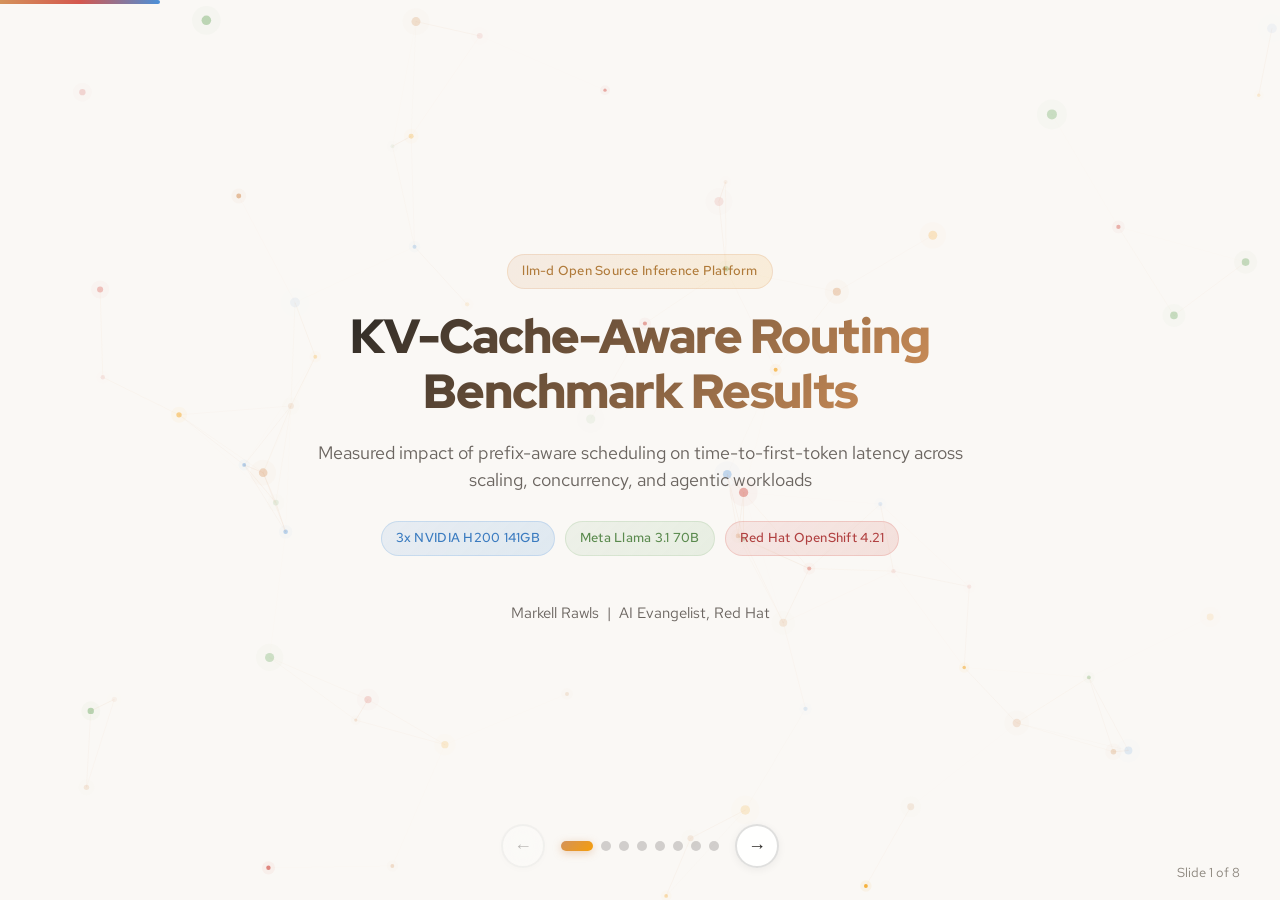
<file: index.html>
<!DOCTYPE html>
<html lang="en">
<head>
  <meta charset="UTF-8">
  <meta name="viewport" content="width=device-width, initial-scale=1.0">
  <title>llm-d Benchmark: KV-Cache-Aware Routing on NVIDIA H200 GPUs</title>
  <meta name="description" content="Interactive benchmark results showing up to 47.5x faster time-to-first-token with llm-d's KV-cache-aware inference routing vs standard Kubernetes round-robin load balancing.">
  <meta name="author" content="Markell Rawls">
  <meta property="og:title" content="llm-d Benchmark: KV-Cache-Aware Routing">
  <meta property="og:description" content="Up to 47.5x faster TTFT with cache-aware inference routing on NVIDIA H200 GPUs.">
  <meta property="og:type" content="website">
  <link rel="icon" href="https://llm-d.ai/img/llm-d-icon.png" type="image/png">
  <link rel="preconnect" href="https://fonts.googleapis.com">
  <link rel="preconnect" href="https://fonts.gstatic.com" crossorigin>
  <link href="https://fonts.googleapis.com/css2?family=Red+Hat+Display:wght@700;900&family=Red+Hat+Text:wght@400;500&display=swap" rel="stylesheet">
  <style>
/* ============================================
   llm-d Benchmark Slide Deck
   Canvas Particle Edition
   ============================================ */

*, *::before, *::after {
  box-sizing: border-box;
  margin: 0;
  padding: 0;
}

html {
  overflow: hidden;
  height: 100%;
}

body {
  overflow: hidden;
  height: 100%;
  font-family: 'Red Hat Text', -apple-system, BlinkMacSystemFont, 'Segoe UI', sans-serif;
  font-size: 16px;
  line-height: 1.6;
  color: #2d2a26;
  background-color: #faf8f5;
  -webkit-font-smoothing: antialiased;
  -moz-osx-font-smoothing: grayscale;
}

h1, h2, h3, h4, h5 {
  font-family: 'Red Hat Display', -apple-system, BlinkMacSystemFont, 'Segoe UI', sans-serif;
}

a {
  color: #4a90d9;
  text-decoration: none;
}
a:hover {
  text-decoration: underline;
}

/* ---- Progress bar ---- */
#progress-bar {
  position: fixed;
  top: 0;
  left: 0;
  height: 4px;
  background: linear-gradient(90deg, #d4925a, #d4574e, #4a90d9);
  z-index: 9999;
  transition: width 0.5s cubic-bezier(0.22, 1, 0.36, 1);
  border-radius: 0 2px 2px 0;
}

/* ---- Slide container ---- */
#deck {
  position: fixed;
  top: 0;
  left: 0;
  width: 100%;
  height: 100vh;
  height: 100dvh;
  display: flex;
  transition: transform 0.7s cubic-bezier(0.22, 1, 0.36, 1);
  will-change: transform;
}

.slide {
  min-width: 100vw;
  height: 100vh;
  height: 100dvh;
  position: relative;
  overflow: hidden;
  display: flex;
  align-items: center;
  justify-content: center;
}

.slide-canvas {
  position: absolute;
  top: 0;
  left: 0;
  width: 100%;
  height: 100%;
  z-index: 0;
  pointer-events: none;
}

.slide-content {
  position: relative;
  z-index: 1;
  width: 100%;
  max-width: 1200px;
  padding: 80px 40px 100px;
  margin: 0 auto;
}

/* ---- Navigation ---- */
.nav-container {
  position: fixed;
  bottom: 32px;
  left: 50%;
  transform: translateX(-50%);
  display: flex;
  align-items: center;
  gap: 16px;
  z-index: 9999;
}

.nav-btn {
  width: 44px;
  height: 44px;
  border-radius: 50%;
  border: 2px solid rgba(45, 42, 38, 0.15);
  background: rgba(255, 255, 255, 0.9);
  backdrop-filter: blur(10px);
  color: #2d2a26;
  cursor: pointer;
  display: flex;
  align-items: center;
  justify-content: center;
  font-size: 18px;
  transition: all 0.3s ease;
  box-shadow: 0 2px 8px rgba(0,0,0,0.06);
}
.nav-btn:hover:not(:disabled) {
  background: #d4925a;
  color: #fff;
  border-color: #d4925a;
  transform: scale(1.1);
}
.nav-btn:disabled {
  opacity: 0.3;
  cursor: default;
}

.nav-dots {
  display: flex;
  gap: 8px;
  align-items: center;
}

.nav-dot {
  width: 10px;
  height: 10px;
  border-radius: 5px;
  background: rgba(45, 42, 38, 0.2);
  cursor: pointer;
  transition: all 0.4s cubic-bezier(0.22, 1, 0.36, 1);
  border: none;
  padding: 0;
}
.nav-dot.active {
  width: 32px;
  background: linear-gradient(135deg, #d4925a, #f59e0b);
  box-shadow: 0 2px 8px rgba(212, 146, 90, 0.4);
}

/* ---- Slide counter ---- */
.slide-counter {
  position: absolute;
  bottom: 16px;
  right: 40px;
  font-family: 'Red Hat Text', sans-serif;
  font-size: 13px;
  color: #8a847b;
  z-index: 2;
}

/* ---- Badges ---- */
.badge {
  display: inline-flex;
  align-items: center;
  gap: 6px;
  padding: 6px 14px;
  border-radius: 20px;
  font-size: 13px;
  font-weight: 500;
  letter-spacing: 0.02em;
}
.badge-amber {
  background: linear-gradient(135deg, rgba(212,146,90,0.12), rgba(245,158,11,0.12));
  color: #b07a3a;
  border: 1px solid rgba(212,146,90,0.2);
}
.badge-blue {
  background: linear-gradient(135deg, rgba(74,144,217,0.1), rgba(74,144,217,0.15));
  color: #3a7bc0;
  border: 1px solid rgba(74,144,217,0.2);
}
.badge-green {
  background: linear-gradient(135deg, rgba(130,180,120,0.1), rgba(130,180,120,0.15));
  color: #5a8a4e;
  border: 1px solid rgba(130,180,120,0.2);
}
.badge-red {
  background: linear-gradient(135deg, rgba(212,87,78,0.1), rgba(212,87,78,0.15));
  color: #b04040;
  border: 1px solid rgba(212,87,78,0.2);
}

/* ---- Cards ---- */
.card {
  background: #ffffff;
  border-radius: 16px;
  padding: 24px;
  box-shadow: 0 1px 3px rgba(0,0,0,0.04), 0 4px 12px rgba(0,0,0,0.03);
  border: 1px solid rgba(45, 42, 38, 0.06);
  transition: transform 0.3s ease, box-shadow 0.3s ease;
}
.card:hover {
  transform: translateY(-2px);
  box-shadow: 0 4px 16px rgba(0,0,0,0.08);
}

.card-grid {
  display: grid;
  gap: 20px;
}
.card-grid-2 { grid-template-columns: repeat(2, 1fr); }
.card-grid-3 { grid-template-columns: repeat(3, 1fr); }
.card-grid-4 { grid-template-columns: repeat(4, 1fr); }

/* ---- Stat cards ---- */
.stat-card {
  text-align: center;
  padding: 20px 16px;
}
.stat-value {
  font-family: 'Red Hat Display', sans-serif;
  font-weight: 900;
  font-size: 2rem;
  line-height: 1.1;
  margin-bottom: 4px;
}
.stat-label {
  font-size: 13px;
  color: #6b6560;
  font-weight: 500;
}

/* ---- Slide-specific ---- */
.slide-title {
  font-family: 'Red Hat Display', sans-serif;
  font-weight: 900;
  line-height: 1.15;
  letter-spacing: -0.02em;
}
.slide-subtitle {
  font-size: 18px;
  color: #6b6560;
  max-width: 700px;
  line-height: 1.5;
}

/* Title slide */
.title-slide .slide-content {
  text-align: center;
  display: flex;
  flex-direction: column;
  align-items: center;
  justify-content: center;
  gap: 20px;
}
.title-slide .slide-title {
  font-size: 3rem;
  background: linear-gradient(135deg, #2d2a26 0%, #d4925a 100%);
  -webkit-background-clip: text;
  -webkit-text-fill-color: transparent;
  background-clip: text;
}
.title-slide .hw-meta {
  display: flex;
  flex-wrap: wrap;
  gap: 10px;
  justify-content: center;
  margin-top: 8px;
}

/* Section titles */
.section-title {
  font-size: 2rem;
  font-weight: 900;
  margin-bottom: 8px;
  letter-spacing: -0.02em;
}
.section-desc {
  font-size: 15px;
  color: #6b6560;
  margin-bottom: 24px;
  max-width: 700px;
}

/* Chart containers */
.chart-container {
  position: relative;
  background: #ffffff;
  border-radius: 16px;
  padding: 16px;
  box-shadow: 0 1px 3px rgba(0,0,0,0.04), 0 4px 12px rgba(0,0,0,0.03);
  border: 1px solid rgba(45, 42, 38, 0.06);
}
.chart-canvas {
  width: 100%;
  border-radius: 8px;
}

/* Insight callout */
.insight-box {
  background: linear-gradient(135deg, rgba(212,146,90,0.06), rgba(245,158,11,0.06));
  border-left: 3px solid #d4925a;
  border-radius: 0 12px 12px 0;
  padding: 16px 20px;
  margin-top: 16px;
}
.insight-box .insight-title {
  font-weight: 700;
  font-size: 14px;
  color: #b07a3a;
  margin-bottom: 4px;
}
.insight-box p {
  font-size: 14px;
  color: #6b6560;
  line-height: 1.5;
}

/* How-it-works cards */
.how-card {
  text-align: center;
}
.how-card .how-icon {
  width: 48px;
  height: 48px;
  border-radius: 12px;
  display: flex;
  align-items: center;
  justify-content: center;
  font-size: 22px;
  margin: 0 auto 12px;
}
.how-card h4 {
  font-size: 15px;
  font-weight: 700;
  margin-bottom: 6px;
}
.how-card p {
  font-size: 13px;
  color: #6b6560;
  line-height: 1.5;
}

/* Latency table */
.latency-table {
  width: 100%;
  border-collapse: collapse;
  font-size: 13px;
}
.latency-table th {
  text-align: left;
  padding: 8px 12px;
  font-weight: 700;
  font-size: 12px;
  text-transform: uppercase;
  letter-spacing: 0.05em;
  color: #8a847b;
  border-bottom: 2px solid rgba(45,42,38,0.08);
}
.latency-table td {
  padding: 8px 12px;
  border-bottom: 1px solid rgba(45,42,38,0.05);
}
.latency-table tr:last-child td {
  border-bottom: none;
}

/* Findings list */
.finding-item {
  display: flex;
  gap: 12px;
  align-items: flex-start;
  padding: 12px 0;
}
.finding-bullet {
  width: 8px;
  height: 8px;
  border-radius: 50%;
  flex-shrink: 0;
  margin-top: 6px;
}
.finding-text {
  font-size: 14px;
  color: #2d2a26;
  line-height: 1.5;
}

/* Links row */
.links-row {
  display: flex;
  gap: 16px;
  flex-wrap: wrap;
  margin-top: 16px;
}
.link-btn {
  display: inline-flex;
  align-items: center;
  gap: 8px;
  padding: 10px 20px;
  border-radius: 10px;
  font-size: 14px;
  font-weight: 500;
  transition: all 0.3s ease;
  border: 1px solid rgba(45,42,38,0.1);
  background: #fff;
  color: #2d2a26;
}
.link-btn:hover {
  text-decoration: none;
  transform: translateY(-2px);
  box-shadow: 0 4px 12px rgba(0,0,0,0.1);
}
.link-btn-primary {
  background: linear-gradient(135deg, #d4925a, #f59e0b);
  color: #fff;
  border: none;
}

/* ---- Animations ---- */
@keyframes fadeSlideUp {
  from { opacity: 0; transform: translateY(30px); }
  to { opacity: 1; transform: translateY(0); }
}
@keyframes scaleIn {
  from { opacity: 0; transform: scale(0.9); }
  to { opacity: 1; transform: scale(1); }
}
@keyframes bgFlow {
  0%, 100% { background-position: 0% 50%; }
  50% { background-position: 100% 50%; }
}
@keyframes counterUp {
  from { opacity: 0; transform: translateY(20px) scale(0.95); }
  to { opacity: 1; transform: translateY(0) scale(1); }
}
@keyframes pulse {
  0%, 100% { opacity: 1; }
  50% { opacity: 0.7; }
}

.animate-in {
  opacity: 0;
}
.animate-in.visible {
  animation: fadeSlideUp 0.7s cubic-bezier(0.22, 1, 0.36, 1) forwards;
}
.animate-in.delay-1 { animation-delay: 0.1s; }
.animate-in.delay-2 { animation-delay: 0.2s; }
.animate-in.delay-3 { animation-delay: 0.3s; }
.animate-in.delay-4 { animation-delay: 0.4s; }
.animate-in.delay-5 { animation-delay: 0.5s; }
.animate-in.delay-6 { animation-delay: 0.6s; }

.scale-in {
  opacity: 0;
}
.scale-in.visible {
  animation: scaleIn 0.6s cubic-bezier(0.22, 1, 0.36, 1) forwards;
}

/* ---- Responsive ---- */
@media (max-width: 900px) {
  .card-grid-4 { grid-template-columns: repeat(2, 1fr); }
  .card-grid-3 { grid-template-columns: 1fr; }
  .title-slide .slide-title { font-size: 2rem; }
  .section-title { font-size: 1.5rem; }
  .slide-content { padding: 80px 20px 90px; }
}
@media (max-width: 600px) {
  .card-grid-2 { grid-template-columns: 1fr; }
  .nav-container { bottom: 16px; }
  .slide-content { padding: 80px 16px 80px; }
}
</style>
</head>
<body>

<!-- Progress bar -->
<div id="progress-bar" style="width: 12.5%"></div>

<!-- Slide Deck -->
<div id="deck">

<!-- ======== SLIDE 1: TITLE ======== -->
<section class="slide title-slide" id="slide-1">
  <canvas class="slide-canvas" id="canvas-1"></canvas>
  <div class="slide-content">
    <div class="animate-in">
      <span class="badge badge-amber">llm-d Open Source Inference Platform</span>
    </div>
    <h1 class="slide-title animate-in delay-1">KV-Cache-Aware Routing<br>Benchmark Results</h1>
    <p class="slide-subtitle animate-in delay-2">Measured impact of prefix-aware scheduling on time-to-first-token latency across scaling, concurrency, and agentic workloads</p>
    <div class="hw-meta animate-in delay-3">
      <span class="badge badge-blue">3x NVIDIA H200 141GB</span>
      <span class="badge badge-green">Meta Llama 3.1 70B</span>
      <span class="badge badge-red">Red Hat OpenShift 4.21</span>
    </div>
    <div class="animate-in delay-4" style="margin-top: 24px;">
      <span style="font-size: 15px; color: #6b6560;">Markell Rawls &nbsp;|&nbsp; AI Evangelist, Red Hat</span>
    </div>
  </div>
  <div class="slide-counter">Slide 1 of 8</div>
</section>

<!-- ======== SLIDE 2: HERO NUMBERS ======== -->
<section class="slide" id="slide-2">
  <canvas class="slide-canvas" id="canvas-2"></canvas>
  <div class="slide-content">
    <div class="animate-in" style="text-align: center; margin-bottom: 32px;">
      <span class="badge badge-amber">Peak Performance</span>
    </div>
    <div class="animate-in delay-1" style="text-align: center; margin-bottom: 40px;">
      <div id="hero-counter" style="font-family: 'Red Hat Display', sans-serif; font-weight: 900; font-size: 6rem; line-height: 1; background: linear-gradient(135deg, #d4925a, #d4574e); -webkit-background-clip: text; -webkit-text-fill-color: transparent; background-clip: text;">47.5x</div>
      <p style="font-size: 18px; color: #6b6560; margin-top: 8px;">Faster Time-to-First-Token at 32K Context Length</p>
    </div>
    <div class="card-grid card-grid-4">
      <div class="card stat-card scale-in delay-2">
        <div class="stat-value" style="color: #d4925a;">75%</div>
        <div class="stat-label">TTFT Reduction<br>(median across scales)</div>
      </div>
      <div class="card stat-card scale-in delay-3">
        <div class="stat-value" style="color: #4a90d9;">73ms</div>
        <div class="stat-label">P95 Latency<br>(cache-aware routing)</div>
      </div>
      <div class="card stat-card scale-in delay-4">
        <div class="stat-value" style="color: #82b478;">3.7s &rarr; 79ms</div>
        <div class="stat-label">Cold-Start Elimination<br>(32K context)</div>
      </div>
      <div class="card stat-card scale-in delay-5">
        <div class="stat-value" style="color: #d4574e;">2.7x -- 47.5x</div>
        <div class="stat-label">Speedup Range<br>(500 to 32K tokens)</div>
      </div>
    </div>
  </div>
  <div class="slide-counter">Slide 2 of 8</div>
</section>

<!-- ======== SLIDE 3: TEST SETUP ======== -->
<section class="slide" id="slide-3">
  <canvas class="slide-canvas" id="canvas-3"></canvas>
  <div class="slide-content">
    <div class="animate-in">
      <span class="badge badge-blue">Methodology</span>
      <h2 class="section-title" style="margin-top: 12px;">Test Environment &amp; Setup</h2>
      <p class="section-desc">Controlled single-variable comparison isolating the effect of KV-cache-aware routing on inference latency.</p>
    </div>
    <div class="card-grid card-grid-4 animate-in delay-1">
      <div class="card" style="text-align: center;">
        <div style="font-size: 28px; margin-bottom: 8px;">&#x1F4BB;</div>
        <h4 style="font-size: 14px; font-weight: 700; margin-bottom: 4px;">Hardware</h4>
        <p style="font-size: 13px; color: #6b6560;">3x NVIDIA H200 141GB SXM GPUs, tensor-parallel across nodes</p>
      </div>
      <div class="card" style="text-align: center;">
        <div style="font-size: 28px; margin-bottom: 8px;">&#x2601;</div>
        <h4 style="font-size: 14px; font-weight: 700; margin-bottom: 4px;">Platform</h4>
        <p style="font-size: 13px; color: #6b6560;">Red Hat OpenShift 4.21 with llm-d operator orchestration</p>
      </div>
      <div class="card" style="text-align: center;">
        <div style="font-size: 28px; margin-bottom: 8px;">&#x2699;</div>
        <h4 style="font-size: 14px; font-weight: 700; margin-bottom: 4px;">Engine</h4>
        <p style="font-size: 13px; color: #6b6560;">vLLM v0.8.5 with prefix caching enabled, 95% GPU memory</p>
      </div>
      <div class="card" style="text-align: center;">
        <div style="font-size: 28px; margin-bottom: 8px;">&#x1F4CA;</div>
        <h4 style="font-size: 14px; font-weight: 700; margin-bottom: 4px;">Measurement</h4>
        <p style="font-size: 13px; color: #6b6560;">TTFT via OpenAI-compatible streaming API, first-token timestamp delta</p>
      </div>
    </div>
    <div style="margin-top: 24px;">
      <h3 class="animate-in delay-2" style="font-size: 16px; font-weight: 700; margin-bottom: 12px; color: #8a847b; text-transform: uppercase; letter-spacing: 0.05em;">Test Methods</h3>
      <div class="card-grid card-grid-3 animate-in delay-3">
        <div class="card">
          <h4 style="font-size: 14px; font-weight: 700; color: #d4574e; margin-bottom: 6px;">Round-Robin Baseline</h4>
          <p style="font-size: 13px; color: #6b6560;">Standard Kubernetes service load balancing -- requests distributed without cache awareness</p>
        </div>
        <div class="card">
          <h4 style="font-size: 14px; font-weight: 700; color: #82b478; margin-bottom: 6px;">Cache-Aware Routing</h4>
          <p style="font-size: 13px; color: #6b6560;">llm-d EPP routes requests to GPU nodes where matching KV-cache prefix blocks already reside</p>
        </div>
        <div class="card">
          <h4 style="font-size: 14px; font-weight: 700; color: #4a90d9; margin-bottom: 6px;">Controlled Variable</h4>
          <p style="font-size: 13px; color: #6b6560;">Only the routing strategy changes -- identical model, hardware, vLLM config, and prompt content</p>
        </div>
      </div>
    </div>
  </div>
  <div class="slide-counter">Slide 3 of 8</div>
</section>

<!-- ======== SLIDE 4: CONTEXT SCALING ======== -->
<section class="slide" id="slide-4">
  <canvas class="slide-canvas" id="canvas-4"></canvas>
  <div class="slide-content">
    <div class="animate-in">
      <span class="badge badge-amber">Context Length Scaling</span>
      <h2 class="section-title" style="margin-top: 12px;">TTFT vs. Context Length</h2>
      <p class="section-desc">Cold-start (round-robin) latency grows linearly with context, while cache-aware routing stays nearly flat.</p>
    </div>
    <div style="display: grid; grid-template-columns: 1fr 300px; gap: 24px; align-items: start;" class="animate-in delay-1">
      <div class="chart-container">
        <canvas id="chart-scaling" class="chart-canvas" height="360"></canvas>
      </div>
      <div>
        <div class="insight-box">
          <div class="insight-title">Key Insight</div>
          <p>At 32K tokens, round-robin takes 3,742ms while cache-aware completes in just 79ms -- a 47.5x improvement. The gap widens as context grows.</p>
        </div>
        <div class="insight-box" style="margin-top: 12px; border-left-color: #4a90d9; background: linear-gradient(135deg, rgba(74,144,217,0.06), rgba(74,144,217,0.06));">
          <div class="insight-title" style="color: #3a7bc0;">Why It Matters</div>
          <p>Long-context workloads (RAG, document QA, code analysis) benefit most from cache-aware routing because their large prefill is the dominant latency cost.</p>
        </div>
      </div>
    </div>
  </div>
  <div class="slide-counter">Slide 4 of 8</div>
</section>

<!-- ======== SLIDE 5: SPEEDUP FACTOR ======== -->
<section class="slide" id="slide-5">
  <canvas class="slide-canvas" id="canvas-5"></canvas>
  <div class="slide-content">
    <div class="animate-in">
      <span class="badge badge-green">Speedup Factor</span>
      <h2 class="section-title" style="margin-top: 12px;">Cache-Aware Speedup by Context Length</h2>
      <p class="section-desc">Ratio of round-robin TTFT to cache-aware TTFT. Higher bars indicate greater advantage from prefix caching.</p>
    </div>
    <div class="chart-container animate-in delay-1" style="margin-bottom: 20px;">
      <canvas id="chart-speedup" class="chart-canvas" height="340"></canvas>
    </div>
    <div class="card-grid card-grid-3 animate-in delay-2">
      <div class="card stat-card">
        <div class="stat-value" style="color: #82b478;">2.69x</div>
        <div class="stat-label">Minimum Speedup (500 tokens)</div>
      </div>
      <div class="card stat-card">
        <div class="stat-value" style="color: #d4925a;">17.25x</div>
        <div class="stat-label">Midrange (8K tokens)</div>
      </div>
      <div class="card stat-card">
        <div class="stat-value" style="color: #d4574e;">47.45x</div>
        <div class="stat-label">Maximum Speedup (32K tokens)</div>
      </div>
    </div>
  </div>
  <div class="slide-counter">Slide 5 of 8</div>
</section>

<!-- ======== SLIDE 6: CONCURRENT LOAD ======== -->
<section class="slide" id="slide-6">
  <canvas class="slide-canvas" id="canvas-6"></canvas>
  <div class="slide-content">
    <div class="animate-in">
      <span class="badge badge-blue">Concurrency &amp; Distribution</span>
      <h2 class="section-title" style="margin-top: 12px;">Concurrent Load &amp; Latency Distribution</h2>
      <p class="section-desc">How routing strategies behave under concurrent sessions and the spread of observed latencies.</p>
    </div>
    <div style="display: grid; grid-template-columns: 1fr 1fr; gap: 20px;" class="animate-in delay-1">
      <div>
        <div class="chart-container" style="margin-bottom: 16px;">
          <canvas id="chart-concurrent" class="chart-canvas" height="260"></canvas>
        </div>
        <div class="chart-container">
          <canvas id="chart-warmup" class="chart-canvas" height="200"></canvas>
        </div>
      </div>
      <div>
        <div class="card" style="margin-bottom: 16px;">
          <h4 style="font-size: 14px; font-weight: 700; margin-bottom: 12px;">Latency Distribution (8K Context)</h4>
          <table class="latency-table">
            <thead>
              <tr><th>Metric</th><th>Round-Robin</th><th>Cache-Aware</th></tr>
            </thead>
            <tbody>
              <tr><td>Mean</td><td style="color: #d4574e; font-weight: 700;">220.1 ms</td><td style="color: #82b478; font-weight: 700;">55.5 ms</td></tr>
              <tr><td>Median</td><td style="color: #d4574e; font-weight: 700;">234.8 ms</td><td style="color: #82b478; font-weight: 700;">46.3 ms</td></tr>
              <tr><td>P95</td><td style="color: #d4574e; font-weight: 700;">288.3 ms</td><td style="color: #82b478; font-weight: 700;">73.0 ms</td></tr>
              <tr><td>Min</td><td>84.9 ms</td><td>41.7 ms</td></tr>
              <tr><td>Max</td><td>289.0 ms</td><td>73.2 ms</td></tr>
            </tbody>
          </table>
        </div>
        <div class="insight-box">
          <div class="insight-title">Key Insight</div>
          <p>Cache-aware routing maintains consistent low latency even as concurrent sessions increase. Round-robin shows high variance due to random cache misses across replicas.</p>
        </div>
      </div>
    </div>
  </div>
  <div class="slide-counter">Slide 6 of 8</div>
</section>

<!-- ======== SLIDE 7: AGENTIC & FLEET ======== -->
<section class="slide" id="slide-7">
  <canvas class="slide-canvas" id="canvas-7"></canvas>
  <div class="slide-content">
    <div class="animate-in">
      <span class="badge badge-red">Agentic &amp; Fleet Scaling</span>
      <h2 class="section-title" style="margin-top: 12px;">Multi-Turn Agentic &amp; Fleet Warmup Projection</h2>
      <p class="section-desc">How cache-aware routing performs in real agentic workflows and scales across GPU fleets.</p>
    </div>
    <div class="card-grid card-grid-3 animate-in delay-1">
      <div class="chart-container">
        <h4 style="font-size: 13px; font-weight: 700; margin-bottom: 8px; color: #8a847b; text-transform: uppercase; letter-spacing: 0.05em;">12-Step Agentic (32K Context)</h4>
        <canvas id="chart-agentic12" class="chart-canvas" height="240"></canvas>
      </div>
      <div class="chart-container">
        <h4 style="font-size: 13px; font-weight: 700; margin-bottom: 8px; color: #8a847b; text-transform: uppercase; letter-spacing: 0.05em;">8-Step Tool Calling (8K Context)</h4>
        <canvas id="chart-agentic8" class="chart-canvas" height="240"></canvas>
      </div>
      <div class="chart-container">
        <h4 style="font-size: 13px; font-weight: 700; margin-bottom: 8px; color: #8a847b; text-transform: uppercase; letter-spacing: 0.05em;">Fleet Warmup Projection</h4>
        <canvas id="chart-fleet" class="chart-canvas" height="240"></canvas>
      </div>
    </div>
    <div class="card-grid card-grid-2 animate-in delay-2" style="margin-top: 16px;">
      <div class="insight-box" style="margin-top: 0;">
        <div class="insight-title">Agentic Insight</div>
        <p>Cache-aware routing provides stable ~70ms TTFT in 12-step agentic workflows vs. round-robin's initial 679ms spike. Multi-turn conversations benefit from prefix reuse.</p>
      </div>
      <div class="insight-box" style="margin-top: 0; border-left-color: #4a90d9; background: linear-gradient(135deg, rgba(74,144,217,0.06), rgba(74,144,217,0.06));">
        <div class="insight-title" style="color: #3a7bc0;">Fleet Insight</div>
        <p>Cache-aware latency stays constant at ~3.74ms (32K) regardless of fleet size, while round-robin scales linearly. At 200 replicas: 748ms vs 3.74ms.</p>
      </div>
    </div>
  </div>
  <div class="slide-counter">Slide 7 of 8</div>
</section>

<!-- ======== SLIDE 8: HOW IT WORKS + CLOSING ======== -->
<section class="slide" id="slide-8">
  <canvas class="slide-canvas" id="canvas-8"></canvas>
  <div class="slide-content">
    <div class="animate-in">
      <span class="badge badge-amber">Architecture</span>
      <h2 class="section-title" style="margin-top: 12px;">How llm-d KV-Cache-Aware Routing Works</h2>
    </div>
    <div class="card-grid card-grid-4 animate-in delay-1" style="margin-bottom: 24px;">
      <div class="card how-card">
        <div class="how-icon" style="background: linear-gradient(135deg, rgba(212,87,78,0.1), rgba(212,87,78,0.15));">&#x26A1;</div>
        <h4>The Prefill Problem</h4>
        <p>Every LLM request must compute KV-cache for all input tokens before generating the first output token. Longer context means longer wait.</p>
      </div>
      <div class="card how-card">
        <div class="how-icon" style="background: linear-gradient(135deg, rgba(130,180,120,0.1), rgba(130,180,120,0.15));">&#x1F4BE;</div>
        <h4>Prefix Caching</h4>
        <p>vLLM stores computed KV-cache blocks in GPU memory. If a new request shares a prefix with a cached one, it skips recomputation entirely.</p>
      </div>
      <div class="card how-card">
        <div class="how-icon" style="background: linear-gradient(135deg, rgba(212,146,90,0.1), rgba(212,146,90,0.15));">&#x1F3B2;</div>
        <h4>Round-Robin Scatters</h4>
        <p>Standard Kubernetes load balancing distributes requests randomly, so each GPU computes the same prefix independently -- wasting GPU cycles.</p>
      </div>
      <div class="card how-card">
        <div class="how-icon" style="background: linear-gradient(135deg, rgba(74,144,217,0.1), rgba(74,144,217,0.15));">&#x1F9ED;</div>
        <h4>llm-d Routes Smart</h4>
        <p>The Endpoint Picker (EPP) hashes prompt prefixes and routes to the GPU that already holds matching KV-cache blocks, achieving near-instant prefill.</p>
      </div>
    </div>

    <div style="display: grid; grid-template-columns: 1fr 1fr; gap: 20px;" class="animate-in delay-2">
      <div class="card">
        <h4 style="font-size: 14px; font-weight: 700; margin-bottom: 12px;">Key Findings</h4>
        <div class="finding-item">
          <div class="finding-bullet" style="background: #d4925a;"></div>
          <div class="finding-text">Cache-aware routing delivers 2.7x to 47.5x speedup depending on context length</div>
        </div>
        <div class="finding-item">
          <div class="finding-bullet" style="background: #4a90d9;"></div>
          <div class="finding-text">Benefits increase with context length -- long-context workloads see the greatest improvement</div>
        </div>
        <div class="finding-item">
          <div class="finding-bullet" style="background: #82b478;"></div>
          <div class="finding-text">Latency remains stable under concurrent load with cache-aware routing</div>
        </div>
        <div class="finding-item">
          <div class="finding-bullet" style="background: #d4574e;"></div>
          <div class="finding-text">Agentic multi-turn workflows benefit from progressive prefix reuse</div>
        </div>
        <div class="finding-item">
          <div class="finding-bullet" style="background: #8a847b;"></div>
          <div class="finding-text">Fleet scaling shows constant latency regardless of replica count</div>
        </div>
      </div>
      <div>
        <div class="card" style="margin-bottom: 16px;">
          <h4 style="font-size: 14px; font-weight: 700; margin-bottom: 12px;">Learn More</h4>
          <div class="links-row">
            <a href="https://github.com/llm-d/llm-d" target="_blank" class="link-btn link-btn-primary">&#x1F4BB; GitHub Repository</a>
            <a href="https://llm-d.ai" target="_blank" class="link-btn">&#x1F310; llm-d.ai</a>
          </div>
          <div class="links-row" style="margin-top: 8px;">
            <a href="https://developers.redhat.com/blog" target="_blank" class="link-btn">&#x1F4DD; Red Hat Developer Blog</a>
          </div>
        </div>
        <div style="text-align: center; padding: 16px; color: #8a847b; font-size: 13px;">
          <p>Markell Rawls &nbsp;|&nbsp; AI Evangelist, Red Hat</p>
          <p style="margin-top: 4px;">Data collected June 2025 &nbsp;|&nbsp; llm-d open source project</p>
        </div>
      </div>
    </div>
  </div>
  <div class="slide-counter">Slide 8 of 8</div>
</section>

</div><!-- /deck -->

<!-- Navigation -->
<div class="nav-container">
  <button class="nav-btn" id="btn-prev" aria-label="Previous slide" disabled>&#x2190;</button>
  <div class="nav-dots" id="nav-dots"></div>
  <button class="nav-btn" id="btn-next" aria-label="Next slide">&#x2192;</button>
</div>

<script>
/* ============================================
   BENCHMARK DATA
   ============================================ */
const DATA = {
  scaling: {
    cold: [{x:500,y:87.89},{x:1000,y:109.55},{x:2000,y:218.57},{x:4000,y:369.34},{x:8000,y:758.26},{x:12000,y:1269.55},{x:16000,y:1636.96},{x:24000,y:2692.05},{x:32000,y:3742.47}],
    warm: [{x:500,y:32.66},{x:1000,y:33.06},{x:2000,y:35.75},{x:4000,y:37.9},{x:8000,y:43.95},{x:12000,y:49.06},{x:16000,y:55.34},{x:24000,y:65.84},{x:32000,y:78.87}]
  },
  speedup: [
    {label:'500',value:2.69},{label:'1K',value:3.31},{label:'2K',value:6.11},{label:'4K',value:9.75},
    {label:'8K',value:17.25},{label:'12K',value:25.88},{label:'16K',value:29.58},{label:'24K',value:40.89},{label:'32K',value:47.45}
  ],
  concurrent: {
    rr: [{x:1,y:178.87},{x:2,y:253.77},{x:3,y:247.99},{x:4,y:189.71},{x:5,y:230.32}],
    ca: [{x:1,y:51.66},{x:2,y:52.71},{x:3,y:54.55},{x:4,y:57.95},{x:5,y:60.81}]
  },
  warmup: {
    rr: [{x:1,y:235.17},{x:2,y:238.29},{x:3,y:235.41},{x:4,y:42.31},{x:5,y:41.57},{x:6,y:43.43},{x:7,y:42.39},{x:8,y:43.36},{x:9,y:42.44},{x:10,y:42.13},{x:11,y:42.46},{x:12,y:43.36},{x:13,y:41.59},{x:14,y:42.25},{x:15,y:41.44},{x:16,y:42.06},{x:17,y:42.9},{x:18,y:41.92},{x:19,y:41.87},{x:20,y:42.27}],
    ca: [{x:1,y:37.95},{x:2,y:41.27},{x:3,y:34.62},{x:4,y:36.25},{x:5,y:40.79},{x:6,y:35.8},{x:7,y:35.68},{x:8,y:41.8},{x:9,y:36.09},{x:10,y:35.02},{x:11,y:35.3},{x:12,y:35.43},{x:13,y:35.76},{x:14,y:35.19},{x:15,y:34.97},{x:16,y:35.22},{x:17,y:35.0},{x:18,y:34.79},{x:19,y:35.12},{x:20,y:34.72}]
  },
  agentic12: {
    rr: [{x:1,y:678.93},{x:2,y:730.44},{x:3,y:748.37},{x:4,y:148.57},{x:5,y:152.84},{x:6,y:152.18},{x:7,y:152.23},{x:8,y:150.1},{x:9,y:141.87},{x:10,y:147.43},{x:11,y:143.13},{x:12,y:143.79}],
    ca: [{x:1,y:43.86},{x:2,y:68.93},{x:3,y:71.59},{x:4,y:71.04},{x:5,y:71.37},{x:6,y:73.13},{x:7,y:65.8},{x:8,y:67.97},{x:9,y:67.02},{x:10,y:72.57},{x:11,y:122.03},{x:12,y:66.41}]
  },
  agentic8: {
    rr: [{x:1,y:41.63},{x:2,y:79.64},{x:3,y:84.17},{x:4,y:135.43},{x:5,y:138.63},{x:6,y:137.9},{x:7,y:137.76},{x:8,y:144.8}],
    ca: [{x:1,y:38.92},{x:2,y:52.44},{x:3,y:64.34},{x:4,y:43.35},{x:5,y:42.67},{x:6,y:44.2},{x:7,y:55.41},{x:8,y:57.42}]
  },
  fleet: {
    rr32k: [{x:3,y:11.23},{x:10,y:37.42},{x:25,y:93.56},{x:50,y:187.12},{x:100,y:374.25},{x:200,y:748.49}],
    ca32k: [{x:3,y:3.74},{x:10,y:3.74},{x:25,y:3.74},{x:50,y:3.74},{x:100,y:3.74},{x:200,y:3.74}],
    rr8k: [{x:3,y:2.27},{x:10,y:7.58},{x:25,y:18.96},{x:50,y:37.91},{x:100,y:75.83},{x:200,y:151.65}],
    ca8k: [{x:3,y:0.76},{x:10,y:0.76},{x:25,y:0.76},{x:50,y:0.76},{x:100,y:0.76},{x:200,y:0.76}]
  }
};

/* ============================================
   NAVIGATION
   ============================================ */
const TOTAL_SLIDES = 8;
let currentSlide = 0;
const deck = document.getElementById('deck');
const progressBar = document.getElementById('progress-bar');
const btnPrev = document.getElementById('btn-prev');
const btnNext = document.getElementById('btn-next');
const dotsContainer = document.getElementById('nav-dots');

// Create dots
for (let i = 0; i < TOTAL_SLIDES; i++) {
  const dot = document.createElement('button');
  dot.className = 'nav-dot' + (i === 0 ? ' active' : '');
  dot.setAttribute('aria-label', 'Go to slide ' + (i + 1));
  dot.addEventListener('click', () => goToSlide(i));
  dotsContainer.appendChild(dot);
}

function goToSlide(index) {
  if (index < 0 || index >= TOTAL_SLIDES) return;
  currentSlide = index;
  deck.style.transform = 'translateX(' + (-currentSlide * 100) + 'vw)';
  progressBar.style.width = ((currentSlide + 1) / TOTAL_SLIDES * 100) + '%';
  btnPrev.disabled = currentSlide === 0;
  btnNext.disabled = currentSlide === TOTAL_SLIDES - 1;
  const dots = dotsContainer.querySelectorAll('.nav-dot');
  dots.forEach((d, i) => d.classList.toggle('active', i === currentSlide));
  triggerAnimations(currentSlide);
  activateCharts(currentSlide);
}

btnPrev.addEventListener('click', () => goToSlide(currentSlide - 1));
btnNext.addEventListener('click', () => goToSlide(currentSlide + 1));

document.addEventListener('keydown', (e) => {
  if (e.key === 'ArrowRight' || e.key === 'Right') goToSlide(currentSlide + 1);
  else if (e.key === 'ArrowLeft' || e.key === 'Left') goToSlide(currentSlide - 1);
  else if (e.key === 'Home') goToSlide(0);
  else if (e.key === 'End') goToSlide(TOTAL_SLIDES - 1);
});

// Touch swipe
let touchStartX = 0;
let touchEndX = 0;
document.addEventListener('touchstart', (e) => { touchStartX = e.changedTouches[0].screenX; }, {passive: true});
document.addEventListener('touchend', (e) => {
  touchEndX = e.changedTouches[0].screenX;
  const diff = touchStartX - touchEndX;
  if (Math.abs(diff) > 60) {
    if (diff > 0) goToSlide(currentSlide + 1);
    else goToSlide(currentSlide - 1);
  }
}, {passive: true});

/* ============================================
   ENTRANCE ANIMATIONS
   ============================================ */
const animatedSlides = new Set();

function triggerAnimations(slideIndex) {
  if (animatedSlides.has(slideIndex)) return;
  animatedSlides.add(slideIndex);
  const slide = document.getElementById('slide-' + (slideIndex + 1));
  if (!slide) return;
  slide.querySelectorAll('.animate-in, .scale-in').forEach(el => {
    el.classList.add('visible');
  });
}

/* ============================================
   PARTICLE SYSTEM
   ============================================ */
const DPR = window.devicePixelRatio || 1;

class Particle {
  constructor(w, h, colors, opts) {
    this.w = w;
    this.h = h;
    this.colors = colors;
    this.opts = opts || {};
    this.reset(true);
  }

  reset(initial) {
    this.x = initial ? Math.random() * this.w : (Math.random() < 0.5 ? -10 : this.w + 10);
    this.y = Math.random() * this.h;
    if (initial) this.x = Math.random() * this.w;
    this.vx = (Math.random() - 0.5) * (this.opts.speed || 0.15);
    this.vy = (Math.random() - 0.5) * (this.opts.speed || 0.15);
    this.radius = (this.opts.minR || 1.5) + Math.random() * ((this.opts.maxR || 4) - (this.opts.minR || 1.5));
    this.color = this.colors[Math.floor(Math.random() * this.colors.length)];
    this.alpha = 0.3 + Math.random() * 0.5;
    this.baseAlpha = this.alpha;
    this.phase = Math.random() * Math.PI * 2;
    this.pulseSpeed = 0.003 + Math.random() * 0.007;
    this.trail = [];
    this.maxTrail = this.opts.trails ? (3 + Math.floor(Math.random() * 5)) : 0;
  }

  update(time) {
    if (this.maxTrail > 0) {
      this.trail.push({x: this.x, y: this.y});
      if (this.trail.length > this.maxTrail) this.trail.shift();
    }
    this.x += this.vx;
    this.y += this.vy;
    this.alpha = this.baseAlpha * (0.6 + 0.4 * Math.sin(this.phase + time * this.pulseSpeed));

    // Wrap edges
    if (this.x < -20) this.x = this.w + 20;
    if (this.x > this.w + 20) this.x = -20;
    if (this.y < -20) this.y = this.h + 20;
    if (this.y > this.h + 20) this.y = -20;
  }

  draw(ctx) {
    // Trail
    if (this.trail.length > 1) {
      ctx.beginPath();
      ctx.moveTo(this.trail[0].x, this.trail[0].y);
      for (let i = 1; i < this.trail.length; i++) {
        ctx.lineTo(this.trail[i].x, this.trail[i].y);
      }
      ctx.strokeStyle = this.color.replace(')', ', ' + (this.alpha * 0.2) + ')').replace('rgb', 'rgba');
      ctx.lineWidth = this.radius * 0.5;
      ctx.stroke();
    }

    // Glow
    ctx.beginPath();
    ctx.arc(this.x, this.y, this.radius * 3, 0, Math.PI * 2);
    ctx.fillStyle = this.color.replace(')', ', ' + (this.alpha * 0.08) + ')').replace('rgb', 'rgba');
    ctx.fill();

    // Core
    ctx.beginPath();
    ctx.arc(this.x, this.y, this.radius, 0, Math.PI * 2);
    ctx.fillStyle = this.color.replace(')', ', ' + this.alpha + ')').replace('rgb', 'rgba');
    ctx.fill();
  }
}

const COLORS = {
  warm: ['rgb(212, 146, 90)', 'rgb(245, 158, 11)', 'rgb(212, 87, 78)', 'rgb(74, 144, 217)', 'rgb(130, 180, 120)'],
  amber: ['rgb(212, 146, 90)', 'rgb(245, 158, 11)', 'rgb(200, 160, 100)'],
  blue: ['rgb(74, 144, 217)', 'rgb(100, 160, 230)', 'rgb(130, 180, 120)'],
  red: ['rgb(212, 87, 78)', 'rgb(245, 100, 80)', 'rgb(212, 146, 90)'],
  subtle: ['rgb(200, 195, 185)', 'rgb(180, 175, 165)', 'rgb(212, 146, 90)']
};

class ParticleCanvas {
  constructor(canvasId, opts) {
    this.canvas = document.getElementById(canvasId);
    this.ctx = this.canvas.getContext('2d');
    this.opts = opts || {};
    this.particles = [];
    this.time = 0;
    this.active = false;
    this.resize();
    this.init();
    window.addEventListener('resize', () => this.resize());
  }

  resize() {
    const rect = this.canvas.parentElement.getBoundingClientRect();
    this.w = rect.width;
    this.h = rect.height;
    this.canvas.width = this.w * DPR;
    this.canvas.height = this.h * DPR;
    this.canvas.style.width = this.w + 'px';
    this.canvas.style.height = this.h + 'px';
    this.ctx.setTransform(DPR, 0, 0, DPR, 0, 0);
  }

  init() {
    const count = this.opts.count || 40;
    const colors = this.opts.colors || COLORS.warm;
    this.particles = [];
    for (let i = 0; i < count; i++) {
      this.particles.push(new Particle(this.w, this.h, colors, this.opts));
    }
  }

  start() {
    if (this.active) return;
    this.active = true;
    this.animate();
  }

  stop() {
    this.active = false;
  }

  animate() {
    if (!this.active) return;
    this.time++;
    this.ctx.clearRect(0, 0, this.w, this.h);

    // Update and draw particles
    for (const p of this.particles) {
      p.w = this.w;
      p.h = this.h;
      p.update(this.time);
      p.draw(this.ctx);
    }

    // Connection lines
    if (this.opts.connections !== false) {
      const maxDist = this.opts.connectionDist || 150;
      for (let i = 0; i < this.particles.length; i++) {
        for (let j = i + 1; j < this.particles.length; j++) {
          const a = this.particles[i];
          const b = this.particles[j];
          const dx = a.x - b.x;
          const dy = a.y - b.y;
          const dist = Math.sqrt(dx * dx + dy * dy);
          if (dist < maxDist) {
            const alpha = (1 - dist / maxDist) * 0.12;
            this.ctx.beginPath();
            this.ctx.moveTo(a.x, a.y);
            this.ctx.lineTo(b.x, b.y);
            this.ctx.strokeStyle = 'rgba(212, 146, 90, ' + alpha + ')';
            this.ctx.lineWidth = 0.8;
            this.ctx.stroke();
          }
        }
      }
    }

    // Custom overlay drawing
    if (this.opts.overlay) {
      this.opts.overlay(this.ctx, this.w, this.h, this.time);
    }

    requestAnimationFrame(() => this.animate());
  }
}

/* ============================================
   CANVAS CHART HELPERS
   ============================================ */

function hexToRgba(hex, a) {
  const r = parseInt(hex.slice(1,3), 16);
  const g = parseInt(hex.slice(3,5), 16);
  const b = parseInt(hex.slice(5,7), 16);
  return 'rgba(' + r + ',' + g + ',' + b + ',' + a + ')';
}

function drawRoundedRect(ctx, x, y, w, h, r) {
  ctx.beginPath();
  ctx.moveTo(x + r, y);
  ctx.lineTo(x + w - r, y);
  ctx.quadraticCurveTo(x + w, y, x + w, y + r);
  ctx.lineTo(x + w, y + h - r);
  ctx.quadraticCurveTo(x + w, y + h, x + w - r, y + h);
  ctx.lineTo(x + r, y + h);
  ctx.quadraticCurveTo(x, y + h, x, y + h - r);
  ctx.lineTo(x, y + r);
  ctx.quadraticCurveTo(x, y, x + r, y);
  ctx.closePath();
}

/* ============================================
   CHART DRAWING FUNCTIONS
   ============================================ */

// Track which charts have been animated
const chartAnimated = {};

function easeOutCubic(t) {
  return 1 - Math.pow(1 - t, 3);
}

// ---- SCALING LINE CHART (Slide 4) ----
function drawScalingChart(canvasId) {
  const canvas = document.getElementById(canvasId);
  if (!canvas) return;
  const ctx = canvas.getContext('2d');
  const rect = canvas.parentElement.getBoundingClientRect();
  const w = rect.width - 32;
  const h = 360;
  canvas.width = w * DPR;
  canvas.height = h * DPR;
  canvas.style.width = w + 'px';
  canvas.style.height = h + 'px';
  ctx.setTransform(DPR, 0, 0, DPR, 0, 0);

  const cold = DATA.scaling.cold;
  const warm = DATA.scaling.warm;
  const padding = {top: 40, right: 30, bottom: 50, left: 70};
  const chartW = w - padding.left - padding.right;
  const chartH = h - padding.top - padding.bottom;
  const maxY = 4000;
  const xLabels = cold.map(d => d.x);

  let progress = 0;
  const startTime = performance.now();
  const duration = 6000;

  // Chart particles
  const chartParticles = [];
  for (let i = 0; i < 20; i++) {
    chartParticles.push({
      x: Math.random() * w,
      y: Math.random() * h,
      vx: (Math.random() - 0.5) * 0.08,
      vy: (Math.random() - 0.5) * 0.08,
      r: 1 + Math.random() * 2,
      alpha: 0.15 + Math.random() * 0.2,
      phase: Math.random() * Math.PI * 2
    });
  }

  function render(now) {
    const elapsed = now - startTime;
    progress = Math.min(1, elapsed / duration);
    const ease = easeOutCubic(progress);

    ctx.clearRect(0, 0, w, h);

    // Background particles
    for (const p of chartParticles) {
      p.x += p.vx;
      p.y += p.vy;
      if (p.x < 0) p.x = w; if (p.x > w) p.x = 0;
      if (p.y < 0) p.y = h; if (p.y > h) p.y = 0;
      const a = p.alpha * (0.6 + 0.4 * Math.sin(p.phase + now * 0.001));
      ctx.beginPath();
      ctx.arc(p.x, p.y, p.r * 2.5, 0, Math.PI * 2);
      ctx.fillStyle = 'rgba(212, 146, 90, ' + (a * 0.15) + ')';
      ctx.fill();
      ctx.beginPath();
      ctx.arc(p.x, p.y, p.r, 0, Math.PI * 2);
      ctx.fillStyle = 'rgba(212, 146, 90, ' + a + ')';
      ctx.fill();
    }

    // Grid lines
    ctx.strokeStyle = 'rgba(45, 42, 38, 0.06)';
    ctx.lineWidth = 1;
    for (let i = 0; i <= 4; i++) {
      const y = padding.top + (i / 4) * chartH;
      ctx.beginPath();
      ctx.moveTo(padding.left, y);
      ctx.lineTo(w - padding.right, y);
      ctx.stroke();
      const val = maxY - (i / 4) * maxY;
      ctx.fillStyle = '#8a847b';
      ctx.font = '11px "Red Hat Text", sans-serif';
      ctx.textAlign = 'right';
      ctx.fillText(val.toFixed(0) + 'ms', padding.left - 8, y + 4);
    }

    // X axis labels
    ctx.textAlign = 'center';
    ctx.fillStyle = '#8a847b';
    ctx.font = '10px "Red Hat Text", sans-serif';
    xLabels.forEach((xl, i) => {
      const x = padding.left + (i / (xLabels.length - 1)) * chartW;
      let label = xl >= 1000 ? (xl / 1000) + 'K' : xl.toString();
      ctx.fillText(label, x, h - padding.bottom + 20);
    });
    ctx.fillText('Context Length (tokens)', w / 2, h - 8);

    // Y axis label
    ctx.save();
    ctx.translate(14, h / 2);
    ctx.rotate(-Math.PI / 2);
    ctx.fillStyle = '#8a847b';
    ctx.font = '11px "Red Hat Text", sans-serif';
    ctx.textAlign = 'center';
    ctx.fillText('TTFT (ms)', 0, 0);
    ctx.restore();

    // Helper to draw line
    function drawLine(data, color, maxI) {
      if (maxI < 1) return;
      ctx.beginPath();
      for (let i = 0; i <= maxI; i++) {
        const frac = i < maxI ? 1 : (ease * data.length - maxI);
        const x = padding.left + (i / (data.length - 1)) * chartW;
        const y = padding.top + (1 - data[i].y / maxY) * chartH;
        if (i === 0) ctx.moveTo(x, y);
        else ctx.lineTo(x, y);
      }
      ctx.strokeStyle = color;
      ctx.lineWidth = 3;
      ctx.lineJoin = 'round';
      ctx.lineCap = 'round';
      ctx.stroke();

      // Area fill
      const lastI = Math.min(Math.floor(ease * data.length), data.length - 1);
      const lastX = padding.left + (lastI / (data.length - 1)) * chartW;
      const grad = ctx.createLinearGradient(0, padding.top, 0, padding.top + chartH);
      grad.addColorStop(0, color.replace(')', ', 0.1)').replace('rgb', 'rgba'));
      grad.addColorStop(1, color.replace(')', ', 0.01)').replace('rgb', 'rgba'));
      ctx.lineTo(lastX, padding.top + chartH);
      ctx.lineTo(padding.left, padding.top + chartH);
      ctx.closePath();
      ctx.fillStyle = grad;
      ctx.fill();

      // Data points
      for (let i = 0; i <= lastI; i++) {
        const x = padding.left + (i / (data.length - 1)) * chartW;
        const y = padding.top + (1 - data[i].y / maxY) * chartH;
        ctx.beginPath();
        ctx.arc(x, y, 4, 0, Math.PI * 2);
        ctx.fillStyle = '#ffffff';
        ctx.fill();
        ctx.beginPath();
        ctx.arc(x, y, 4, 0, Math.PI * 2);
        ctx.strokeStyle = color;
        ctx.lineWidth = 2;
        ctx.stroke();
      }
    }

    const animIdx = Math.floor(ease * cold.length);
    drawLine(cold, 'rgb(212, 87, 78)', animIdx);
    drawLine(warm, 'rgb(130, 180, 120)', animIdx);

    // Legend
    ctx.fillStyle = 'rgba(255,255,255,0.9)';
    drawRoundedRect(ctx, w - padding.right - 200, padding.top + 5, 190, 50, 8);
    ctx.fill();
    ctx.strokeStyle = 'rgba(45,42,38,0.08)';
    ctx.lineWidth = 1;
    ctx.stroke();

    // RR legend
    ctx.beginPath();
    ctx.moveTo(w - padding.right - 185, padding.top + 22);
    ctx.lineTo(w - padding.right - 160, padding.top + 22);
    ctx.strokeStyle = 'rgb(212, 87, 78)';
    ctx.lineWidth = 3;
    ctx.stroke();
    ctx.fillStyle = '#2d2a26';
    ctx.font = '12px "Red Hat Text", sans-serif';
    ctx.textAlign = 'left';
    ctx.fillText('Round-Robin (Cold)', w - padding.right - 155, padding.top + 26);

    // CA legend
    ctx.beginPath();
    ctx.moveTo(w - padding.right - 185, padding.top + 42);
    ctx.lineTo(w - padding.right - 160, padding.top + 42);
    ctx.strokeStyle = 'rgb(130, 180, 120)';
    ctx.lineWidth = 3;
    ctx.stroke();
    ctx.fillStyle = '#2d2a26';
    ctx.fillText('Cache-Aware (Warm)', w - padding.right - 155, padding.top + 46);

    // Title
    ctx.fillStyle = '#2d2a26';
    ctx.font = 'bold 14px "Red Hat Display", sans-serif';
    ctx.textAlign = 'left';
    ctx.fillText('TTFT vs Context Length', padding.left, padding.top - 12);

    if (progress < 1) {
      requestAnimationFrame(render);
    } else {
      // Keep particles alive
      function particleLoop(now2) {
        ctx.clearRect(0, 0, w, h);
        for (const p of chartParticles) {
          p.x += p.vx; p.y += p.vy;
          if (p.x < 0) p.x = w; if (p.x > w) p.x = 0;
          if (p.y < 0) p.y = h; if (p.y > h) p.y = 0;
          const a = p.alpha * (0.6 + 0.4 * Math.sin(p.phase + now2 * 0.001));
          ctx.beginPath(); ctx.arc(p.x, p.y, p.r * 2.5, 0, Math.PI * 2);
          ctx.fillStyle = 'rgba(212, 146, 90, ' + (a * 0.15) + ')'; ctx.fill();
          ctx.beginPath(); ctx.arc(p.x, p.y, p.r, 0, Math.PI * 2);
          ctx.fillStyle = 'rgba(212, 146, 90, ' + a + ')'; ctx.fill();
        }
        // Redraw static chart
        // Grid
        ctx.strokeStyle = 'rgba(45, 42, 38, 0.06)'; ctx.lineWidth = 1;
        for (let i = 0; i <= 4; i++) {
          const y = padding.top + (i / 4) * chartH;
          ctx.beginPath(); ctx.moveTo(padding.left, y); ctx.lineTo(w - padding.right, y); ctx.stroke();
          const val = maxY - (i / 4) * maxY;
          ctx.fillStyle = '#8a847b'; ctx.font = '11px "Red Hat Text", sans-serif'; ctx.textAlign = 'right';
          ctx.fillText(val.toFixed(0) + 'ms', padding.left - 8, y + 4);
        }
        ctx.textAlign = 'center'; ctx.fillStyle = '#8a847b'; ctx.font = '10px "Red Hat Text", sans-serif';
        xLabels.forEach((xl, i) => {
          const x = padding.left + (i / (xLabels.length - 1)) * chartW;
          ctx.fillText(xl >= 1000 ? (xl/1000) + 'K' : xl.toString(), x, h - padding.bottom + 20);
        });
        ctx.fillText('Context Length (tokens)', w / 2, h - 8);
        ctx.save(); ctx.translate(14, h/2); ctx.rotate(-Math.PI/2);
        ctx.fillStyle='#8a847b'; ctx.font='11px "Red Hat Text", sans-serif'; ctx.textAlign='center'; ctx.fillText('TTFT (ms)',0,0); ctx.restore();

        drawLine(cold, 'rgb(212, 87, 78)', cold.length - 1);
        drawLine(warm, 'rgb(130, 180, 120)', warm.length - 1);

        // Legend
        ctx.fillStyle = 'rgba(255,255,255,0.9)'; drawRoundedRect(ctx, w-padding.right-200, padding.top+5, 190, 50, 8); ctx.fill();
        ctx.strokeStyle='rgba(45,42,38,0.08)'; ctx.lineWidth=1; ctx.stroke();
        ctx.beginPath(); ctx.moveTo(w-padding.right-185,padding.top+22); ctx.lineTo(w-padding.right-160,padding.top+22);
        ctx.strokeStyle='rgb(212,87,78)'; ctx.lineWidth=3; ctx.stroke();
        ctx.fillStyle='#2d2a26'; ctx.font='12px "Red Hat Text", sans-serif'; ctx.textAlign='left';
        ctx.fillText('Round-Robin (Cold)',w-padding.right-155,padding.top+26);
        ctx.beginPath(); ctx.moveTo(w-padding.right-185,padding.top+42); ctx.lineTo(w-padding.right-160,padding.top+42);
        ctx.strokeStyle='rgb(130,180,120)'; ctx.lineWidth=3; ctx.stroke();
        ctx.fillStyle='#2d2a26'; ctx.fillText('Cache-Aware (Warm)',w-padding.right-155,padding.top+46);

        ctx.fillStyle='#2d2a26'; ctx.font='bold 14px "Red Hat Display", sans-serif'; ctx.textAlign='left';
        ctx.fillText('TTFT vs Context Length', padding.left, padding.top - 12);

        requestAnimationFrame(particleLoop);
      }
      requestAnimationFrame(particleLoop);
    }
  }
  requestAnimationFrame(render);
}

// ---- SPEEDUP BAR CHART (Slide 5) ----
function drawSpeedupChart(canvasId) {
  const canvas = document.getElementById(canvasId);
  if (!canvas) return;
  const ctx = canvas.getContext('2d');
  const rect = canvas.parentElement.getBoundingClientRect();
  const w = rect.width - 32;
  const h = 340;
  canvas.width = w * DPR;
  canvas.height = h * DPR;
  canvas.style.width = w + 'px';
  canvas.style.height = h + 'px';
  ctx.setTransform(DPR, 0, 0, DPR, 0, 0);

  const data = DATA.speedup;
  const padding = {top: 50, right: 30, bottom: 50, left: 55};
  const chartW = w - padding.left - padding.right;
  const chartH = h - padding.top - padding.bottom;
  const maxY = 50;
  const barWidth = chartW / data.length * 0.6;
  const barGap = chartW / data.length * 0.4;

  let progress = 0;
  const startTime = performance.now();
  const duration = 7000;

  // Bar particles
  const barParticles = [];

  function render(now) {
    const elapsed = now - startTime;
    progress = Math.min(1, elapsed / duration);
    const ease = easeOutCubic(progress);

    ctx.clearRect(0, 0, w, h);

    // Grid
    ctx.strokeStyle = 'rgba(45, 42, 38, 0.06)';
    ctx.lineWidth = 1;
    for (let i = 0; i <= 5; i++) {
      const y = padding.top + (i / 5) * chartH;
      ctx.beginPath(); ctx.moveTo(padding.left, y); ctx.lineTo(w - padding.right, y); ctx.stroke();
      ctx.fillStyle = '#8a847b'; ctx.font = '11px "Red Hat Text", sans-serif'; ctx.textAlign = 'right';
      ctx.fillText((maxY - (i / 5) * maxY).toFixed(0) + 'x', padding.left - 8, y + 4);
    }

    // Bars
    data.forEach((d, i) => {
      const barX = padding.left + i * (chartW / data.length) + barGap / 2;
      const barH = (d.value / maxY) * chartH * ease;
      const barY = padding.top + chartH - barH;

      // Gradient bar
      const grad = ctx.createLinearGradient(barX, barY, barX, padding.top + chartH);
      if (d.value >= 40) {
        grad.addColorStop(0, '#d4574e');
        grad.addColorStop(1, '#d4925a');
      } else if (d.value >= 15) {
        grad.addColorStop(0, '#d4925a');
        grad.addColorStop(1, '#f59e0b');
      } else {
        grad.addColorStop(0, '#82b478');
        grad.addColorStop(1, '#a8c89e');
      }

      drawRoundedRect(ctx, barX, barY, barWidth, barH, 4);
      ctx.fillStyle = grad;
      ctx.fill();

      // Value label
      if (ease > 0.5) {
        const labelAlpha = Math.min(1, (ease - 0.5) * 2);
        ctx.fillStyle = 'rgba(45, 42, 38, ' + labelAlpha + ')';
        ctx.font = 'bold 12px "Red Hat Display", sans-serif';
        ctx.textAlign = 'center';
        ctx.fillText(d.value.toFixed(1) + 'x', barX + barWidth / 2, barY - 8);
      }

      // X label
      ctx.fillStyle = '#8a847b';
      ctx.font = '10px "Red Hat Text", sans-serif';
      ctx.textAlign = 'center';
      ctx.fillText(d.label, barX + barWidth / 2, h - padding.bottom + 18);

      // Spawn particles from bar tops during animation
      if (progress < 1 && Math.random() < 0.15 && ease > 0.2) {
        barParticles.push({
          x: barX + Math.random() * barWidth,
          y: barY,
          vy: -(0.15 + Math.random() * 0.4),
          vx: (Math.random() - 0.5) * 0.2,
          r: 1 + Math.random() * 2,
          alpha: 0.6 + Math.random() * 0.4,
          life: 60 + Math.random() * 40,
          age: 0,
          color: d.value >= 40 ? 'rgb(212, 87, 78)' : d.value >= 15 ? 'rgb(212, 146, 90)' : 'rgb(130, 180, 120)'
        });
      }
    });

    // Draw bar particles
    for (let i = barParticles.length - 1; i >= 0; i--) {
      const p = barParticles[i];
      p.x += p.vx;
      p.y += p.vy;
      p.age++;
      const fade = 1 - p.age / p.life;
      if (fade <= 0) { barParticles.splice(i, 1); continue; }

      ctx.beginPath();
      ctx.arc(p.x, p.y, p.r * 2.5, 0, Math.PI * 2);
      ctx.fillStyle = p.color.replace(')', ', ' + (fade * 0.1) + ')').replace('rgb', 'rgba');
      ctx.fill();
      ctx.beginPath();
      ctx.arc(p.x, p.y, p.r, 0, Math.PI * 2);
      ctx.fillStyle = p.color.replace(')', ', ' + (fade * p.alpha) + ')').replace('rgb', 'rgba');
      ctx.fill();
    }

    // X axis label
    ctx.fillStyle = '#8a847b'; ctx.font = '11px "Red Hat Text", sans-serif'; ctx.textAlign = 'center';
    ctx.fillText('Context Length', w / 2, h - 6);

    // Title
    ctx.fillStyle = '#2d2a26'; ctx.font = 'bold 14px "Red Hat Display", sans-serif'; ctx.textAlign = 'left';
    ctx.fillText('Speedup: Cache-Aware vs Round-Robin', padding.left, padding.top - 16);

    if (progress < 1 || barParticles.length > 0) {
      requestAnimationFrame(render);
    } else {
      // Static redraw with ambient particles
      let time2 = 0;
      const ambientP = [];
      for (let i = 0; i < 15; i++) {
        ambientP.push({
          x: Math.random() * w, y: Math.random() * h,
          vx: (Math.random()-0.5)*0.06, vy: (Math.random()-0.5)*0.06,
          r: 1+Math.random()*1.5, alpha: 0.1+Math.random()*0.15,
          phase: Math.random()*Math.PI*2
        });
      }
      function staticLoop(now2) {
        time2++;
        ctx.clearRect(0, 0, w, h);
        // Ambient particles
        for (const p of ambientP) {
          p.x += p.vx; p.y += p.vy;
          if (p.x<0) p.x=w; if (p.x>w) p.x=0;
          if (p.y<0) p.y=h; if (p.y>h) p.y=0;
          const a = p.alpha*(0.6+0.4*Math.sin(p.phase+time2*0.02));
          ctx.beginPath(); ctx.arc(p.x,p.y,p.r*2.5,0,Math.PI*2);
          ctx.fillStyle='rgba(212,146,90,'+(a*0.15)+')'; ctx.fill();
          ctx.beginPath(); ctx.arc(p.x,p.y,p.r,0,Math.PI*2);
          ctx.fillStyle='rgba(212,146,90,'+a+')'; ctx.fill();
        }
        // Grid
        ctx.strokeStyle='rgba(45,42,38,0.06)'; ctx.lineWidth=1;
        for (let i=0;i<=5;i++){
          const y=padding.top+(i/5)*chartH;
          ctx.beginPath(); ctx.moveTo(padding.left,y); ctx.lineTo(w-padding.right,y); ctx.stroke();
          ctx.fillStyle='#8a847b'; ctx.font='11px "Red Hat Text", sans-serif'; ctx.textAlign='right';
          ctx.fillText((maxY-(i/5)*maxY).toFixed(0)+'x',padding.left-8,y+4);
        }
        // Bars static
        data.forEach((d,i)=>{
          const bx=padding.left+i*(chartW/data.length)+barGap/2;
          const bh=(d.value/maxY)*chartH;
          const by=padding.top+chartH-bh;
          const g=ctx.createLinearGradient(bx,by,bx,padding.top+chartH);
          if(d.value>=40){g.addColorStop(0,'#d4574e');g.addColorStop(1,'#d4925a');}
          else if(d.value>=15){g.addColorStop(0,'#d4925a');g.addColorStop(1,'#f59e0b');}
          else{g.addColorStop(0,'#82b478');g.addColorStop(1,'#a8c89e');}
          drawRoundedRect(ctx,bx,by,barWidth,bh,4); ctx.fillStyle=g; ctx.fill();
          ctx.fillStyle='#2d2a26'; ctx.font='bold 12px "Red Hat Display", sans-serif'; ctx.textAlign='center';
          ctx.fillText(d.value.toFixed(1)+'x',bx+barWidth/2,by-8);
          ctx.fillStyle='#8a847b'; ctx.font='10px "Red Hat Text", sans-serif';
          ctx.fillText(d.label,bx+barWidth/2,h-padding.bottom+18);
        });
        ctx.fillStyle='#8a847b'; ctx.font='11px "Red Hat Text", sans-serif'; ctx.textAlign='center';
        ctx.fillText('Context Length',w/2,h-6);
        ctx.fillStyle='#2d2a26'; ctx.font='bold 14px "Red Hat Display", sans-serif'; ctx.textAlign='left';
        ctx.fillText('Speedup: Cache-Aware vs Round-Robin',padding.left,padding.top-16);
        requestAnimationFrame(staticLoop);
      }
      requestAnimationFrame(staticLoop);
    }
  }
  requestAnimationFrame(render);
}

// ---- CONCURRENT SESSIONS CHART (Slide 6) ----
function drawConcurrentChart(canvasId) {
  const canvas = document.getElementById(canvasId);
  if (!canvas) return;
  const ctx = canvas.getContext('2d');
  const rect = canvas.parentElement.getBoundingClientRect();
  const w = rect.width - 32;
  const h = 260;
  canvas.width = w * DPR;
  canvas.height = h * DPR;
  canvas.style.width = w + 'px';
  canvas.style.height = h + 'px';
  ctx.setTransform(DPR, 0, 0, DPR, 0, 0);

  const rr = DATA.concurrent.rr;
  const ca = DATA.concurrent.ca;
  const padding = {top: 40, right: 20, bottom: 45, left: 55};
  const chartW = w - padding.left - padding.right;
  const chartH = h - padding.top - padding.bottom;
  const maxY = 300;

  let progress = 0;
  const startTime = performance.now();
  const duration = 5000;

  const particles = [];
  for (let i = 0; i < 12; i++) {
    particles.push({x:Math.random()*w,y:Math.random()*h,vx:(Math.random()-0.5)*0.06,vy:(Math.random()-0.5)*0.06,r:1+Math.random()*1.5,alpha:0.12+Math.random()*0.15,phase:Math.random()*Math.PI*2});
  }

  function drawLineSet(data, color, maxI) {
    if (maxI < 0) return;
    ctx.beginPath();
    for (let i = 0; i <= Math.min(maxI, data.length - 1); i++) {
      const x = padding.left + ((data[i].x - 1) / 4) * chartW;
      const y = padding.top + (1 - data[i].y / maxY) * chartH;
      if (i === 0) ctx.moveTo(x, y); else ctx.lineTo(x, y);
    }
    ctx.strokeStyle = color; ctx.lineWidth = 2.5; ctx.lineJoin = 'round'; ctx.stroke();
    for (let i = 0; i <= Math.min(maxI, data.length - 1); i++) {
      const x = padding.left + ((data[i].x - 1) / 4) * chartW;
      const y = padding.top + (1 - data[i].y / maxY) * chartH;
      ctx.beginPath(); ctx.arc(x, y, 3.5, 0, Math.PI * 2);
      ctx.fillStyle = '#fff'; ctx.fill();
      ctx.strokeStyle = color; ctx.lineWidth = 2; ctx.stroke();
    }
  }

  function render(now) {
    const elapsed = now - startTime;
    progress = Math.min(1, elapsed / duration);
    const ease = easeOutCubic(progress);
    ctx.clearRect(0, 0, w, h);

    // Particles
    for (const p of particles) {
      p.x += p.vx; p.y += p.vy;
      if (p.x<0) p.x=w; if (p.x>w) p.x=0; if (p.y<0) p.y=h; if (p.y>h) p.y=0;
      const a = p.alpha*(0.6+0.4*Math.sin(p.phase+now*0.001));
      ctx.beginPath(); ctx.arc(p.x,p.y,p.r*2.5,0,Math.PI*2);
      ctx.fillStyle='rgba(74,144,217,'+(a*0.12)+')'; ctx.fill();
      ctx.beginPath(); ctx.arc(p.x,p.y,p.r,0,Math.PI*2);
      ctx.fillStyle='rgba(74,144,217,'+a+')'; ctx.fill();
    }

    // Grid
    ctx.strokeStyle = 'rgba(45,42,38,0.06)'; ctx.lineWidth = 1;
    for (let i = 0; i <= 3; i++) {
      const y = padding.top + (i / 3) * chartH;
      ctx.beginPath(); ctx.moveTo(padding.left, y); ctx.lineTo(w - padding.right, y); ctx.stroke();
      ctx.fillStyle = '#8a847b'; ctx.font = '10px "Red Hat Text", sans-serif'; ctx.textAlign = 'right';
      ctx.fillText((maxY - (i/3)*maxY).toFixed(0), padding.left - 6, y + 3);
    }
    // X labels
    for (let i = 1; i <= 5; i++) {
      const x = padding.left + ((i - 1) / 4) * chartW;
      ctx.fillStyle = '#8a847b'; ctx.font = '10px "Red Hat Text", sans-serif'; ctx.textAlign = 'center';
      ctx.fillText(i.toString(), x, h - padding.bottom + 16);
    }
    ctx.fillText('Concurrent Sessions', w / 2, h - 6);

    const animIdx = Math.floor(ease * 5);
    drawLineSet(rr, '#d4574e', animIdx);
    drawLineSet(ca, '#82b478', animIdx);

    // Legend
    ctx.fillStyle = '#2d2a26'; ctx.font = 'bold 13px "Red Hat Display", sans-serif'; ctx.textAlign = 'left';
    ctx.fillText('Concurrent Sessions TTFT (8K)', padding.left, padding.top - 12);

    // Inline legend
    ctx.beginPath(); ctx.moveTo(w - 180, padding.top - 6); ctx.lineTo(w - 160, padding.top - 6);
    ctx.strokeStyle = '#d4574e'; ctx.lineWidth = 2.5; ctx.stroke();
    ctx.fillStyle = '#6b6560'; ctx.font = '10px "Red Hat Text", sans-serif';
    ctx.fillText('Round-Robin', w - 156, padding.top - 2);

    ctx.beginPath(); ctx.moveTo(w - 86, padding.top - 6); ctx.lineTo(w - 66, padding.top - 6);
    ctx.strokeStyle = '#82b478'; ctx.lineWidth = 2.5; ctx.stroke();
    ctx.fillText('Cache-Aware', w - 62, padding.top - 2);

    if (progress < 1) requestAnimationFrame(render);
    else {
      function loop2(n2) {
        ctx.clearRect(0,0,w,h);
        for(const p of particles){p.x+=p.vx;p.y+=p.vy;if(p.x<0)p.x=w;if(p.x>w)p.x=0;if(p.y<0)p.y=h;if(p.y>h)p.y=0;
          const a=p.alpha*(0.6+0.4*Math.sin(p.phase+n2*0.001));
          ctx.beginPath();ctx.arc(p.x,p.y,p.r*2.5,0,Math.PI*2);ctx.fillStyle='rgba(74,144,217,'+(a*0.12)+')';ctx.fill();
          ctx.beginPath();ctx.arc(p.x,p.y,p.r,0,Math.PI*2);ctx.fillStyle='rgba(74,144,217,'+a+')';ctx.fill();}
        ctx.strokeStyle='rgba(45,42,38,0.06)';ctx.lineWidth=1;
        for(let i=0;i<=3;i++){const y=padding.top+(i/3)*chartH;ctx.beginPath();ctx.moveTo(padding.left,y);ctx.lineTo(w-padding.right,y);ctx.stroke();
          ctx.fillStyle='#8a847b';ctx.font='10px "Red Hat Text", sans-serif';ctx.textAlign='right';ctx.fillText((maxY-(i/3)*maxY).toFixed(0),padding.left-6,y+3);}
        for(let i=1;i<=5;i++){const x=padding.left+((i-1)/4)*chartW;ctx.fillStyle='#8a847b';ctx.font='10px "Red Hat Text", sans-serif';ctx.textAlign='center';ctx.fillText(i.toString(),x,h-padding.bottom+16);}
        ctx.fillText('Concurrent Sessions',w/2,h-6);
        drawLineSet(rr,'#d4574e',4);drawLineSet(ca,'#82b478',4);
        ctx.fillStyle='#2d2a26';ctx.font='bold 13px "Red Hat Display", sans-serif';ctx.textAlign='left';ctx.fillText('Concurrent Sessions TTFT (8K)',padding.left,padding.top-12);
        ctx.beginPath();ctx.moveTo(w-180,padding.top-6);ctx.lineTo(w-160,padding.top-6);ctx.strokeStyle='#d4574e';ctx.lineWidth=2.5;ctx.stroke();
        ctx.fillStyle='#6b6560';ctx.font='10px "Red Hat Text", sans-serif';ctx.fillText('Round-Robin',w-156,padding.top-2);
        ctx.beginPath();ctx.moveTo(w-86,padding.top-6);ctx.lineTo(w-66,padding.top-6);ctx.strokeStyle='#82b478';ctx.lineWidth=2.5;ctx.stroke();
        ctx.fillText('Cache-Aware',w-62,padding.top-2);
        requestAnimationFrame(loop2);
      }
      requestAnimationFrame(loop2);
    }
  }
  requestAnimationFrame(render);
}

// ---- WARMUP CHART (Slide 6) ----
function drawWarmupChart(canvasId) {
  const canvas = document.getElementById(canvasId);
  if (!canvas) return;
  const ctx = canvas.getContext('2d');
  const rect = canvas.parentElement.getBoundingClientRect();
  const w = rect.width - 32;
  const h = 200;
  canvas.width = w * DPR;
  canvas.height = h * DPR;
  canvas.style.width = w + 'px';
  canvas.style.height = h + 'px';
  ctx.setTransform(DPR, 0, 0, DPR, 0, 0);

  const rr = DATA.warmup.rr;
  const ca = DATA.warmup.ca;
  const padding = {top: 35, right: 15, bottom: 35, left: 50};
  const chartW = w - padding.left - padding.right;
  const chartH = h - padding.top - padding.bottom;
  const maxY = 260;

  let progress = 0;
  const startTime = performance.now();
  const duration = 5000;

  const particles = [];
  for (let i = 0; i < 8; i++) {
    particles.push({x:Math.random()*w,y:Math.random()*h,vx:(Math.random()-0.5)*0.05,vy:(Math.random()-0.5)*0.05,r:0.8+Math.random(),alpha:0.1+Math.random()*0.1,phase:Math.random()*Math.PI*2});
  }

  function drawL(data, color, maxI) {
    if (maxI < 0) return;
    ctx.beginPath();
    for (let i = 0; i <= Math.min(maxI, data.length - 1); i++) {
      const x = padding.left + ((data[i].x - 1) / 19) * chartW;
      const y = padding.top + (1 - data[i].y / maxY) * chartH;
      if (i === 0) ctx.moveTo(x, y); else ctx.lineTo(x, y);
    }
    ctx.strokeStyle = color; ctx.lineWidth = 2; ctx.lineJoin = 'round'; ctx.stroke();
  }

  function render(now) {
    const elapsed = now - startTime;
    progress = Math.min(1, elapsed / duration);
    const ease = easeOutCubic(progress);
    ctx.clearRect(0, 0, w, h);

    for (const p of particles) {
      p.x+=p.vx;p.y+=p.vy;if(p.x<0)p.x=w;if(p.x>w)p.x=0;if(p.y<0)p.y=h;if(p.y>h)p.y=0;
      const a=p.alpha*(0.6+0.4*Math.sin(p.phase+now*0.001));
      ctx.beginPath();ctx.arc(p.x,p.y,p.r*2,0,Math.PI*2);ctx.fillStyle='rgba(130,180,120,'+(a*0.12)+')';ctx.fill();
      ctx.beginPath();ctx.arc(p.x,p.y,p.r,0,Math.PI*2);ctx.fillStyle='rgba(130,180,120,'+a+')';ctx.fill();
    }

    ctx.strokeStyle='rgba(45,42,38,0.06)';ctx.lineWidth=1;
    for(let i=0;i<=3;i++){
      const y=padding.top+(i/3)*chartH;
      ctx.beginPath();ctx.moveTo(padding.left,y);ctx.lineTo(w-padding.right,y);ctx.stroke();
      ctx.fillStyle='#8a847b';ctx.font='9px "Red Hat Text", sans-serif';ctx.textAlign='right';
      ctx.fillText(Math.round(maxY-(i/3)*maxY)+'ms',padding.left-5,y+3);
    }
    for (let i = 0; i < 20; i += 4) {
      const x = padding.left + (i / 19) * chartW;
      ctx.fillStyle = '#8a847b'; ctx.font = '9px "Red Hat Text", sans-serif'; ctx.textAlign = 'center';
      ctx.fillText((i+1).toString(), x, h - padding.bottom + 14);
    }
    ctx.fillText('Request #', w / 2, h - 4);

    const animIdx = Math.floor(ease * 20);
    drawL(rr, '#d4574e', animIdx);
    drawL(ca, '#82b478', animIdx);

    ctx.fillStyle='#2d2a26';ctx.font='bold 12px "Red Hat Display", sans-serif';ctx.textAlign='left';
    ctx.fillText('Warmup Curve (20 Requests)', padding.left, padding.top - 10);

    if (progress < 1) requestAnimationFrame(render);
    else {
      function loop3(n3) {
        ctx.clearRect(0,0,w,h);
        for(const p of particles){p.x+=p.vx;p.y+=p.vy;if(p.x<0)p.x=w;if(p.x>w)p.x=0;if(p.y<0)p.y=h;if(p.y>h)p.y=0;
          const a=p.alpha*(0.6+0.4*Math.sin(p.phase+n3*0.001));
          ctx.beginPath();ctx.arc(p.x,p.y,p.r*2,0,Math.PI*2);ctx.fillStyle='rgba(130,180,120,'+(a*0.12)+')';ctx.fill();
          ctx.beginPath();ctx.arc(p.x,p.y,p.r,0,Math.PI*2);ctx.fillStyle='rgba(130,180,120,'+a+')';ctx.fill();}
        ctx.strokeStyle='rgba(45,42,38,0.06)';ctx.lineWidth=1;
        for(let i=0;i<=3;i++){const y=padding.top+(i/3)*chartH;ctx.beginPath();ctx.moveTo(padding.left,y);ctx.lineTo(w-padding.right,y);ctx.stroke();
          ctx.fillStyle='#8a847b';ctx.font='9px "Red Hat Text", sans-serif';ctx.textAlign='right';ctx.fillText(Math.round(maxY-(i/3)*maxY)+'ms',padding.left-5,y+3);}
        for(let i=0;i<20;i+=4){const x=padding.left+(i/19)*chartW;ctx.fillStyle='#8a847b';ctx.font='9px "Red Hat Text", sans-serif';ctx.textAlign='center';ctx.fillText((i+1).toString(),x,h-padding.bottom+14);}
        ctx.fillText('Request #',w/2,h-4);
        drawL(rr,'#d4574e',19);drawL(ca,'#82b478',19);
        ctx.fillStyle='#2d2a26';ctx.font='bold 12px "Red Hat Display", sans-serif';ctx.textAlign='left';ctx.fillText('Warmup Curve (20 Requests)',padding.left,padding.top-10);
        requestAnimationFrame(loop3);
      }
      requestAnimationFrame(loop3);
    }
  }
  requestAnimationFrame(render);
}

// ---- GENERIC LINE CHART (Slide 7: Agentic + Fleet) ----
function drawGenericLineChart(canvasId, title, datasets, xMax, yMax, xLabel, yLabel) {
  const canvas = document.getElementById(canvasId);
  if (!canvas) return;
  const ctx = canvas.getContext('2d');
  const rect = canvas.parentElement.getBoundingClientRect();
  const w = rect.width - 32;
  const h = 240;
  canvas.width = w * DPR;
  canvas.height = h * DPR;
  canvas.style.width = w + 'px';
  canvas.style.height = h + 'px';
  ctx.setTransform(DPR, 0, 0, DPR, 0, 0);

  const padding = {top: 30, right: 15, bottom: 40, left: 55};
  const chartW = w - padding.left - padding.right;
  const chartH = h - padding.top - padding.bottom;

  let progress = 0;
  const startTime = performance.now();
  const duration = 5000;

  const particles = [];
  for (let i = 0; i < 10; i++) {
    particles.push({x:Math.random()*w,y:Math.random()*h,vx:(Math.random()-0.5)*0.06,vy:(Math.random()-0.5)*0.06,r:0.8+Math.random()*1.2,alpha:0.1+Math.random()*0.15,phase:Math.random()*Math.PI*2});
  }

  function drawDS(data, color, xMin, xRange, maxI) {
    if (maxI < 0) return;
    ctx.beginPath();
    for (let i = 0; i <= Math.min(maxI, data.length - 1); i++) {
      const x = padding.left + ((data[i].x - xMin) / xRange) * chartW;
      const y = padding.top + (1 - data[i].y / yMax) * chartH;
      if (i === 0) ctx.moveTo(x, y); else ctx.lineTo(x, y);
    }
    ctx.strokeStyle = color; ctx.lineWidth = 2; ctx.lineJoin = 'round'; ctx.lineCap = 'round'; ctx.stroke();
    for (let i = 0; i <= Math.min(maxI, data.length - 1); i++) {
      const x = padding.left + ((data[i].x - xMin) / xRange) * chartW;
      const y = padding.top + (1 - data[i].y / yMax) * chartH;
      ctx.beginPath(); ctx.arc(x, y, 3, 0, Math.PI * 2); ctx.fillStyle = '#fff'; ctx.fill();
      ctx.strokeStyle = color; ctx.lineWidth = 1.5; ctx.stroke();
    }
  }

  const xMin = datasets[0].data[0].x;
  const xRange = xMax - xMin;
  const maxLen = Math.max(...datasets.map(d => d.data.length));

  function render(now) {
    const elapsed = now - startTime;
    progress = Math.min(1, elapsed / duration);
    const ease = easeOutCubic(progress);
    ctx.clearRect(0, 0, w, h);

    for (const p of particles) {
      p.x+=p.vx;p.y+=p.vy;if(p.x<0)p.x=w;if(p.x>w)p.x=0;if(p.y<0)p.y=h;if(p.y>h)p.y=0;
      const a=p.alpha*(0.6+0.4*Math.sin(p.phase+now*0.001));
      ctx.beginPath();ctx.arc(p.x,p.y,p.r*2,0,Math.PI*2);
      ctx.fillStyle='rgba(212,146,90,'+(a*0.12)+')';ctx.fill();
      ctx.beginPath();ctx.arc(p.x,p.y,p.r,0,Math.PI*2);
      ctx.fillStyle='rgba(212,146,90,'+a+')';ctx.fill();
    }

    // Grid
    ctx.strokeStyle='rgba(45,42,38,0.06)';ctx.lineWidth=1;
    for(let i=0;i<=4;i++){
      const y=padding.top+(i/4)*chartH;
      ctx.beginPath();ctx.moveTo(padding.left,y);ctx.lineTo(w-padding.right,y);ctx.stroke();
      ctx.fillStyle='#8a847b';ctx.font='9px "Red Hat Text", sans-serif';ctx.textAlign='right';
      const val = yMax-(i/4)*yMax;
      ctx.fillText(val >= 1000 ? (val/1000).toFixed(0)+'s' : val.toFixed(0)+'ms', padding.left-5,y+3);
    }

    // X ticks
    const firstDS = datasets[0].data;
    const tickStep = Math.max(1, Math.floor(firstDS.length / 6));
    for (let i = 0; i < firstDS.length; i += tickStep) {
      const x = padding.left + ((firstDS[i].x - xMin) / xRange) * chartW;
      ctx.fillStyle='#8a847b';ctx.font='9px "Red Hat Text", sans-serif';ctx.textAlign='center';
      ctx.fillText(firstDS[i].x.toString(), x, h - padding.bottom + 14);
    }
    ctx.fillStyle='#8a847b';ctx.font='9px "Red Hat Text", sans-serif';ctx.textAlign='center';
    ctx.fillText(xLabel || '', w/2, h-4);

    const animIdx = Math.floor(ease * maxLen);
    for (const ds of datasets) {
      drawDS(ds.data, ds.color, xMin, xRange, animIdx);
    }

    // Legend at top right
    let lx = w - padding.right;
    for (let di = datasets.length - 1; di >= 0; di--) {
      const ds = datasets[di];
      const tw = ctx.measureText(ds.label).width;
      lx -= tw + 24;
      ctx.beginPath(); ctx.moveTo(lx, padding.top - 8); ctx.lineTo(lx + 14, padding.top - 8);
      ctx.strokeStyle = ds.color; ctx.lineWidth = 2.5; ctx.stroke();
      ctx.fillStyle = '#6b6560'; ctx.font = '9px "Red Hat Text", sans-serif'; ctx.textAlign = 'left';
      ctx.fillText(ds.label, lx + 18, padding.top - 4);
    }

    if (progress < 1) requestAnimationFrame(render);
    else {
      function loop4(n4) {
        ctx.clearRect(0,0,w,h);
        for(const p of particles){p.x+=p.vx;p.y+=p.vy;if(p.x<0)p.x=w;if(p.x>w)p.x=0;if(p.y<0)p.y=h;if(p.y>h)p.y=0;
          const a=p.alpha*(0.6+0.4*Math.sin(p.phase+n4*0.001));
          ctx.beginPath();ctx.arc(p.x,p.y,p.r*2,0,Math.PI*2);ctx.fillStyle='rgba(212,146,90,'+(a*0.12)+')';ctx.fill();
          ctx.beginPath();ctx.arc(p.x,p.y,p.r,0,Math.PI*2);ctx.fillStyle='rgba(212,146,90,'+a+')';ctx.fill();}
        ctx.strokeStyle='rgba(45,42,38,0.06)';ctx.lineWidth=1;
        for(let i=0;i<=4;i++){const y=padding.top+(i/4)*chartH;ctx.beginPath();ctx.moveTo(padding.left,y);ctx.lineTo(w-padding.right,y);ctx.stroke();
          ctx.fillStyle='#8a847b';ctx.font='9px "Red Hat Text", sans-serif';ctx.textAlign='right';
          const val=yMax-(i/4)*yMax;ctx.fillText(val>=1000?(val/1000).toFixed(0)+'s':val.toFixed(0)+'ms',padding.left-5,y+3);}
        for(let i=0;i<firstDS.length;i+=tickStep){const x=padding.left+((firstDS[i].x-xMin)/xRange)*chartW;
          ctx.fillStyle='#8a847b';ctx.font='9px "Red Hat Text", sans-serif';ctx.textAlign='center';ctx.fillText(firstDS[i].x.toString(),x,h-padding.bottom+14);}
        ctx.fillStyle='#8a847b';ctx.font='9px "Red Hat Text", sans-serif';ctx.textAlign='center';ctx.fillText(xLabel||'',w/2,h-4);
        for(const ds of datasets){drawDS(ds.data,ds.color,xMin,xRange,maxLen);}
        let lx2=w-padding.right;
        for(let di=datasets.length-1;di>=0;di--){const ds=datasets[di];const tw2=ctx.measureText(ds.label).width;lx2-=tw2+24;
          ctx.beginPath();ctx.moveTo(lx2,padding.top-8);ctx.lineTo(lx2+14,padding.top-8);ctx.strokeStyle=ds.color;ctx.lineWidth=2.5;ctx.stroke();
          ctx.fillStyle='#6b6560';ctx.font='9px "Red Hat Text", sans-serif';ctx.textAlign='left';ctx.fillText(ds.label,lx2+18,padding.top-4);}
        requestAnimationFrame(loop4);
      }
      requestAnimationFrame(loop4);
    }
  }
  requestAnimationFrame(render);
}

/* ============================================
   CHART ACTIVATION
   ============================================ */
const chartsActivated = {};

function activateCharts(slideIndex) {
  if (chartsActivated[slideIndex]) return;
  chartsActivated[slideIndex] = true;

  if (slideIndex === 3) {
    setTimeout(() => drawScalingChart('chart-scaling'), 300);
  }
  if (slideIndex === 4) {
    setTimeout(() => drawSpeedupChart('chart-speedup'), 300);
  }
  if (slideIndex === 5) {
    setTimeout(() => drawConcurrentChart('chart-concurrent'), 300);
    setTimeout(() => drawWarmupChart('chart-warmup'), 500);
  }
  if (slideIndex === 6) {
    setTimeout(() => {
      drawGenericLineChart('chart-agentic12', '12-Step Agentic',
        [{label: 'Round-Robin', color: '#d4574e', data: DATA.agentic12.rr},
         {label: 'Cache-Aware', color: '#82b478', data: DATA.agentic12.ca}],
        12, 800, 'Step #', 'TTFT');
    }, 300);
    setTimeout(() => {
      drawGenericLineChart('chart-agentic8', '8-Step Tool Calling',
        [{label: 'Round-Robin', color: '#d4574e', data: DATA.agentic8.rr},
         {label: 'Cache-Aware', color: '#82b478', data: DATA.agentic8.ca}],
        8, 160, 'Step #', 'TTFT');
    }, 450);
    setTimeout(() => {
      drawGenericLineChart('chart-fleet', 'Fleet Projection',
        [{label: 'RR 32K', color: '#d4574e', data: DATA.fleet.rr32k},
         {label: 'CA 32K', color: '#82b478', data: DATA.fleet.ca32k},
         {label: 'RR 8K', color: '#d4925a', data: DATA.fleet.rr8k},
         {label: 'CA 8K', color: '#4a90d9', data: DATA.fleet.ca8k}],
        200, 800, 'Replicas', 'Warmup (s)');
    }, 600);
  }
}

/* ============================================
   INITIALIZE PARTICLE CANVASES
   ============================================ */
const particleCanvases = [];

// Slide 1: Title -- rich 65-particle canvas with connections
particleCanvases.push(new ParticleCanvas('canvas-1', {
  count: 65,
  colors: COLORS.warm,
  speed: 0.15,
  minR: 1.5,
  maxR: 5,
  trails: true,
  connections: true,
  connectionDist: 150
}));

// Slide 2: Hero numbers -- amber/gold network
particleCanvases.push(new ParticleCanvas('canvas-2', {
  count: 50,
  colors: COLORS.amber,
  speed: 0.12,
  minR: 1,
  maxR: 4,
  trails: true,
  connections: true,
  connectionDist: 130
}));

// Slide 3: Setup -- subtle particles
particleCanvases.push(new ParticleCanvas('canvas-3', {
  count: 30,
  colors: COLORS.subtle,
  speed: 0.1,
  minR: 1,
  maxR: 3,
  trails: false,
  connections: true,
  connectionDist: 120
}));

// Slide 4: Scaling chart -- warm flowing particles
particleCanvases.push(new ParticleCanvas('canvas-4', {
  count: 35,
  colors: COLORS.warm,
  speed: 0.12,
  minR: 1,
  maxR: 3.5,
  trails: true,
  connections: true,
  connectionDist: 120
}));

// Slide 5: Speedup -- green/amber particles
particleCanvases.push(new ParticleCanvas('canvas-5', {
  count: 40,
  colors: ['rgb(130, 180, 120)', 'rgb(212, 146, 90)', 'rgb(245, 158, 11)'],
  speed: 0.12,
  minR: 1,
  maxR: 3.5,
  trails: true,
  connections: true,
  connectionDist: 130
}));

// Slide 6: Concurrent -- blue data flow
particleCanvases.push(new ParticleCanvas('canvas-6', {
  count: 35,
  colors: COLORS.blue,
  speed: 0.12,
  minR: 1,
  maxR: 3,
  trails: true,
  connections: true,
  connectionDist: 110
}));

// Slide 7: Agentic/Fleet -- red/amber
particleCanvases.push(new ParticleCanvas('canvas-7', {
  count: 40,
  colors: COLORS.red,
  speed: 0.12,
  minR: 1,
  maxR: 3.5,
  trails: true,
  connections: true,
  connectionDist: 120
}));

// Slide 8: Closing -- warm full network
particleCanvases.push(new ParticleCanvas('canvas-8', {
  count: 50,
  colors: COLORS.warm,
  speed: 0.12,
  minR: 1.5,
  maxR: 4,
  trails: true,
  connections: true,
  connectionDist: 140
}));

// Start all particle canvases
particleCanvases.forEach(pc => pc.start());

// Handle resize for all canvases
window.addEventListener('resize', () => {
  // Re-init particles on resize to update boundaries
  particleCanvases.forEach(pc => {
    pc.resize();
    pc.init();
  });
  // Re-draw active charts
  Object.keys(chartsActivated).forEach(idx => {
    chartsActivated[idx] = false;
    activateCharts(parseInt(idx));
  });
});

/* ============================================
   HERO COUNTER ANIMATION
   ============================================ */
function animateHeroCounter() {
  const el = document.getElementById('hero-counter');
  if (!el) return;
  const target = 47.5;
  const duration = 4000;
  const start = performance.now();

  function tick(now) {
    const elapsed = now - start;
    const progress = Math.min(1, elapsed / duration);
    const ease = easeOutCubic(progress);
    const current = (target * ease).toFixed(1);
    el.textContent = current + 'x';
    if (progress < 1) requestAnimationFrame(tick);
  }
  requestAnimationFrame(tick);
}

/* ============================================
   INIT
   ============================================ */
// Trigger first slide animations
triggerAnimations(0);

// Watch for slide 2 to animate hero counter
let heroAnimated = false;

// Override goToSlide to add hero counter animation
const _goToSlide = goToSlide;
goToSlide = function(index) {
  _goToSlide(index);
  if (index === 1 && !heroAnimated) {
    heroAnimated = true;
    setTimeout(animateHeroCounter, 400);
  }
};

</script>
</body>
</html>
</file>
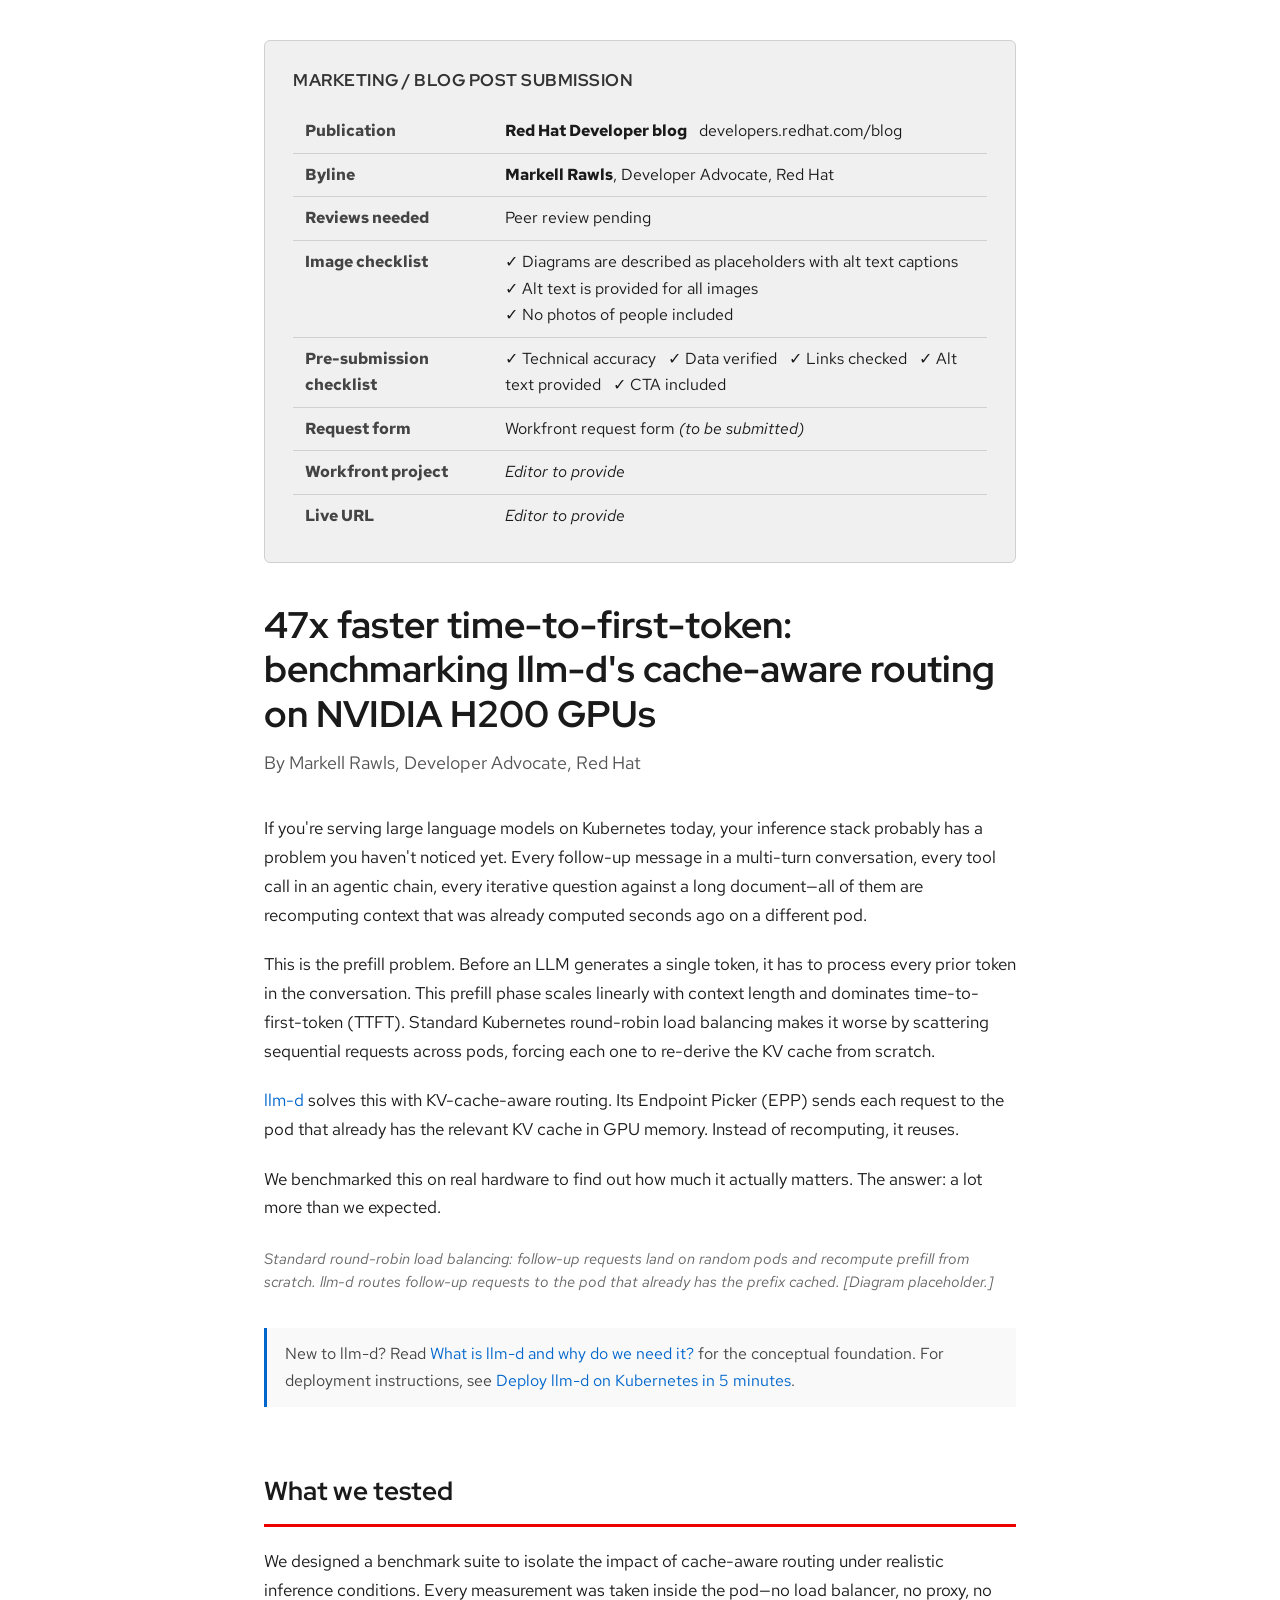
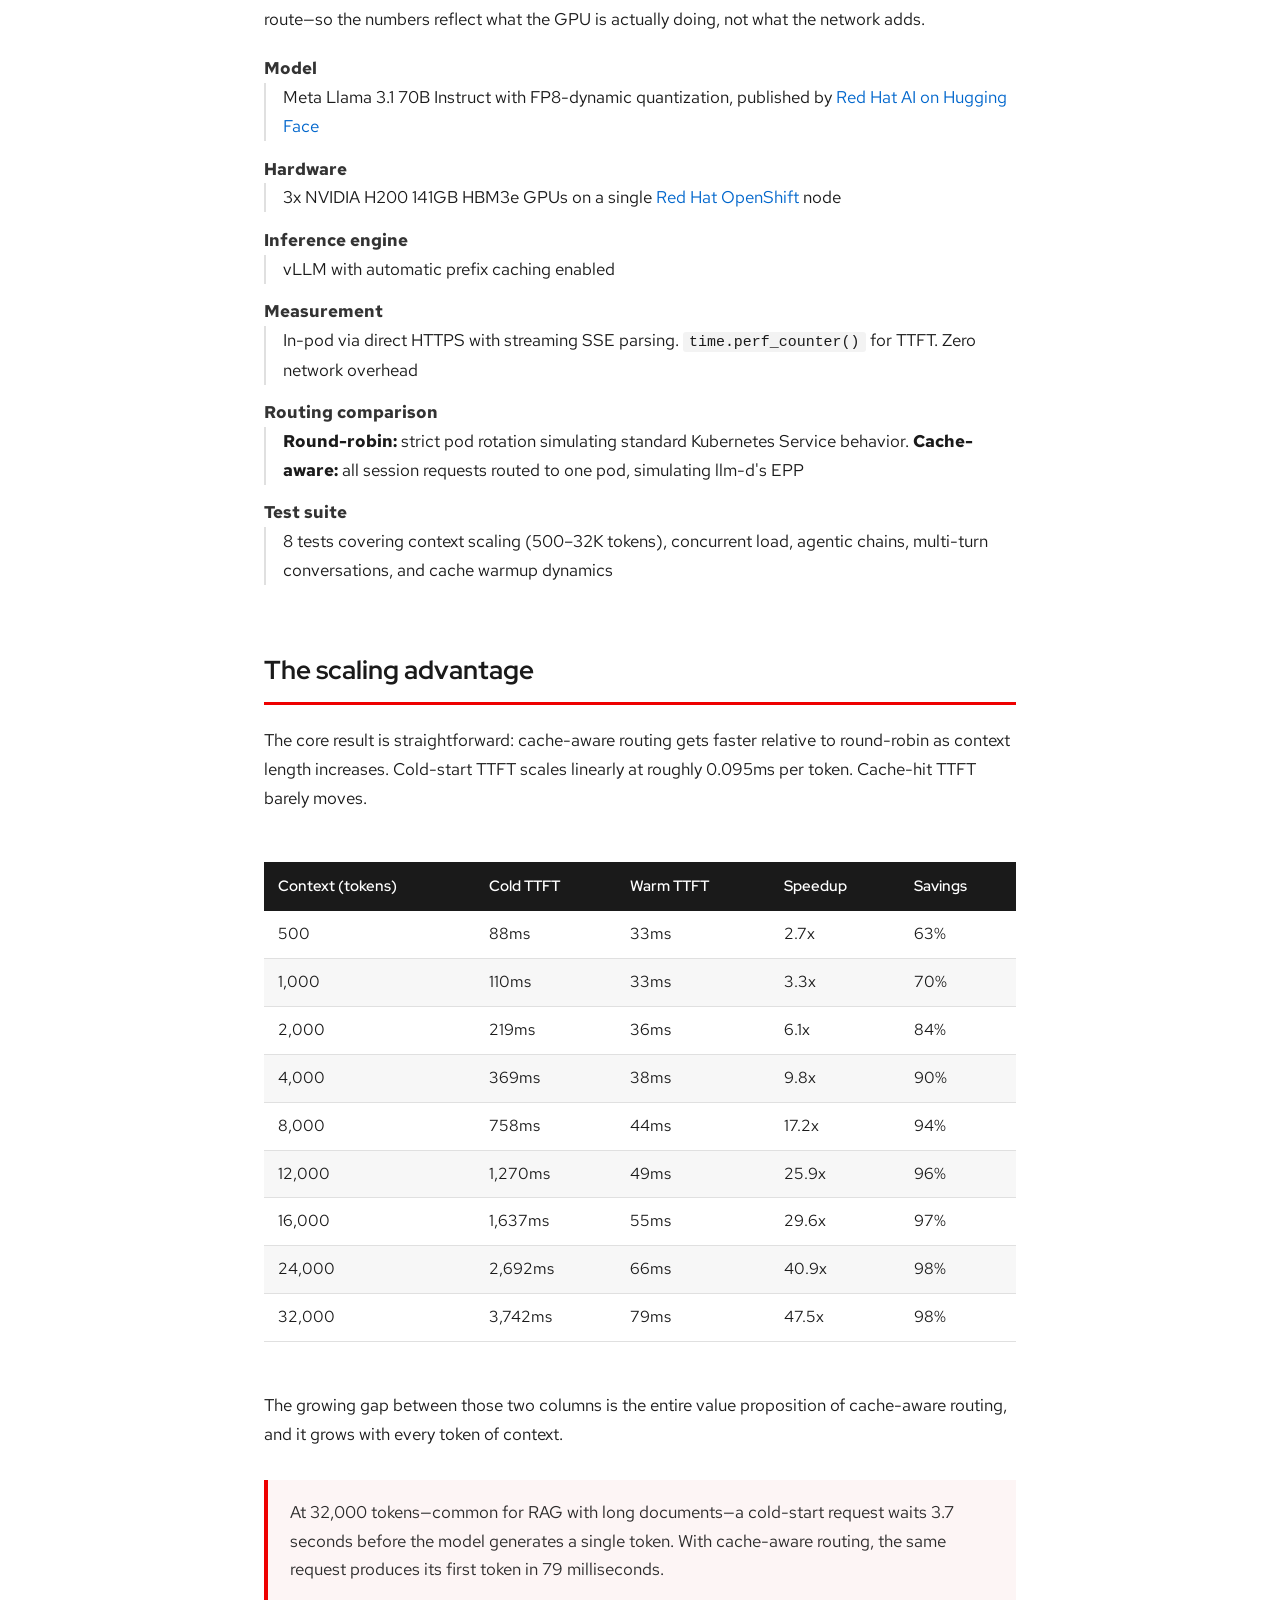
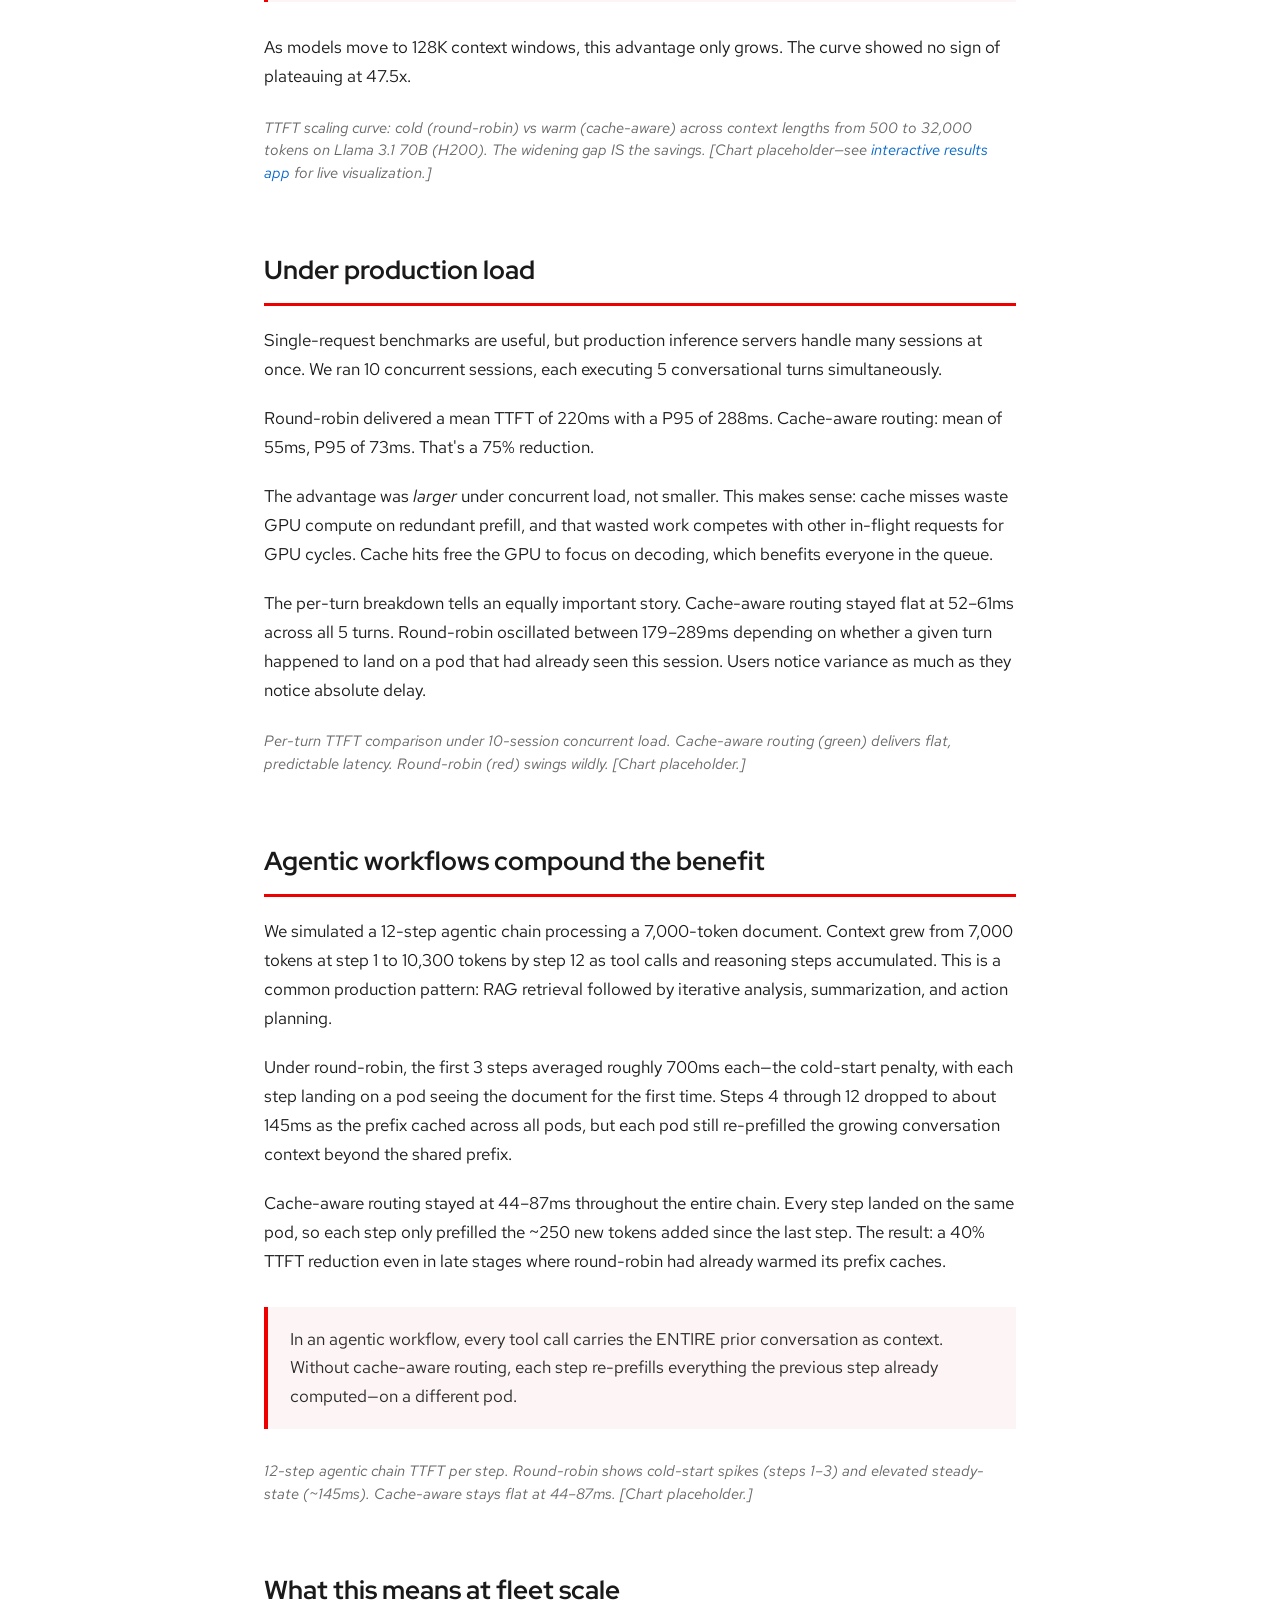
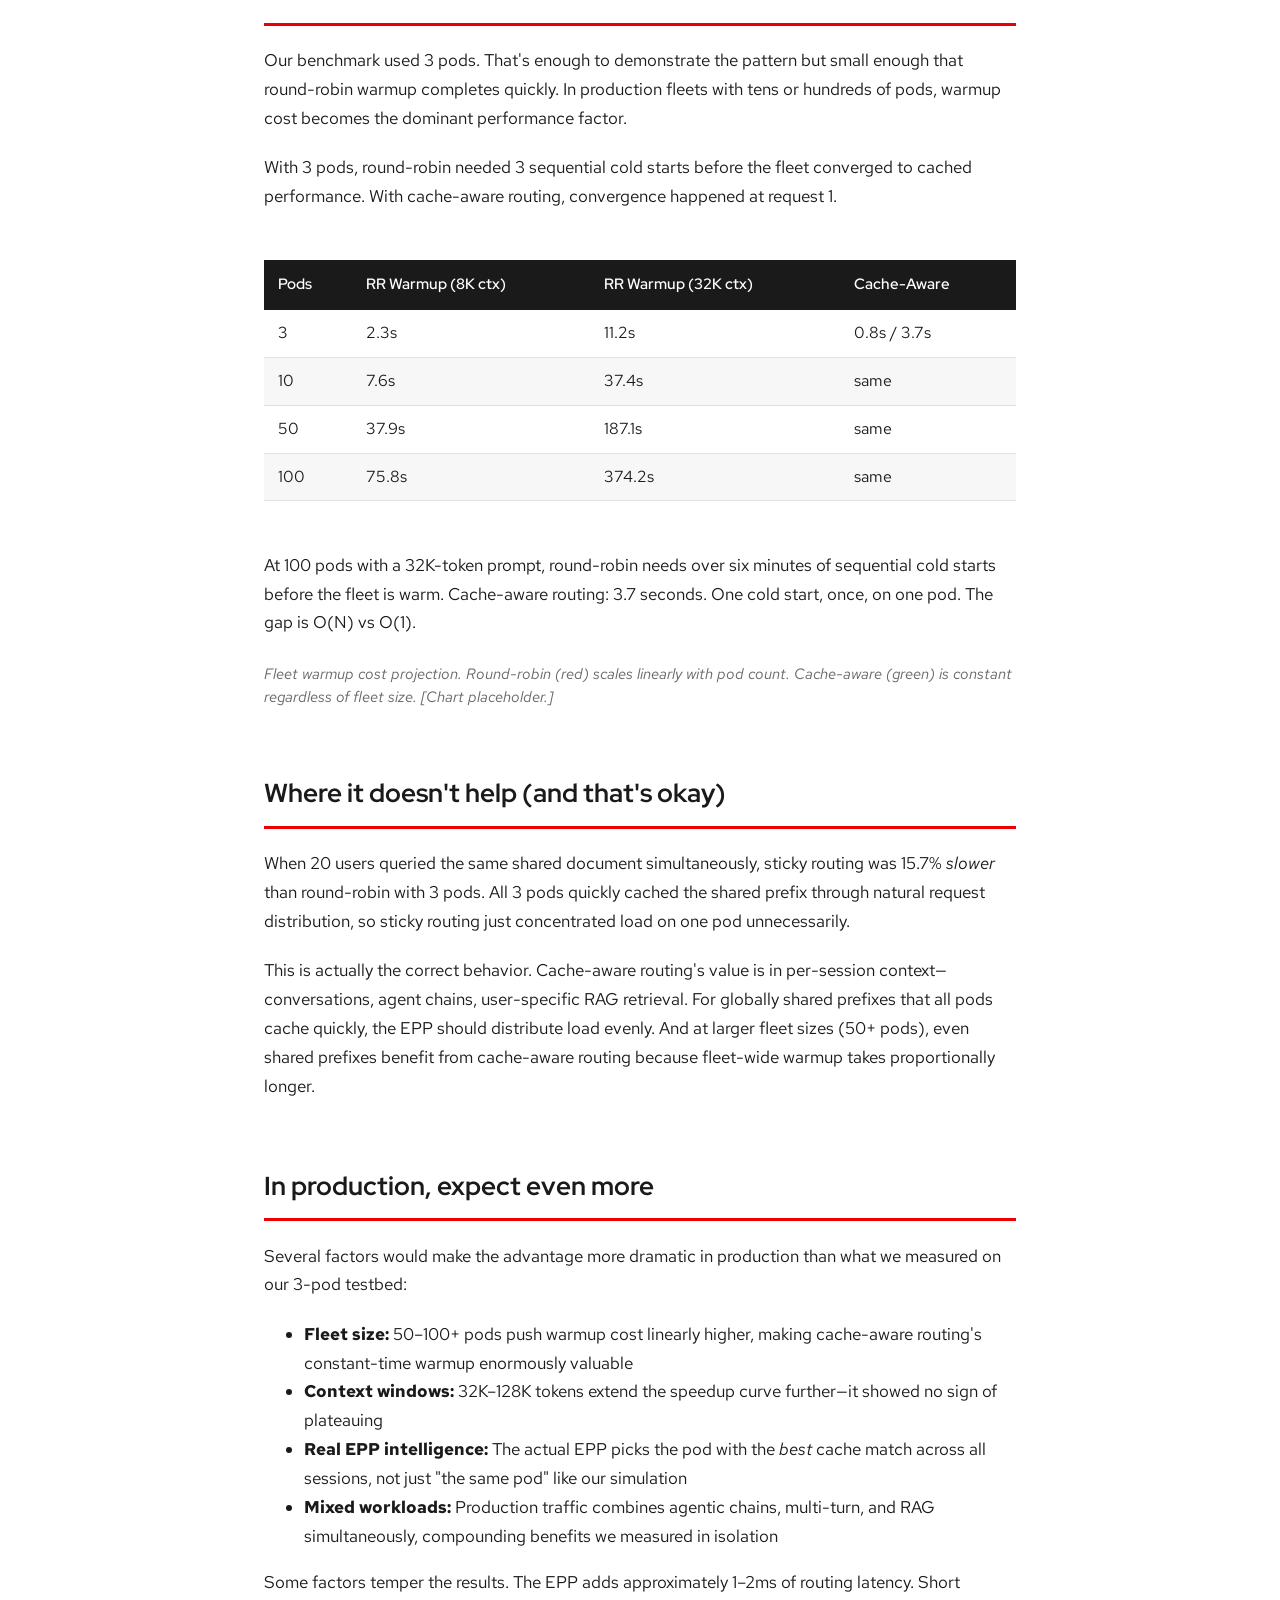
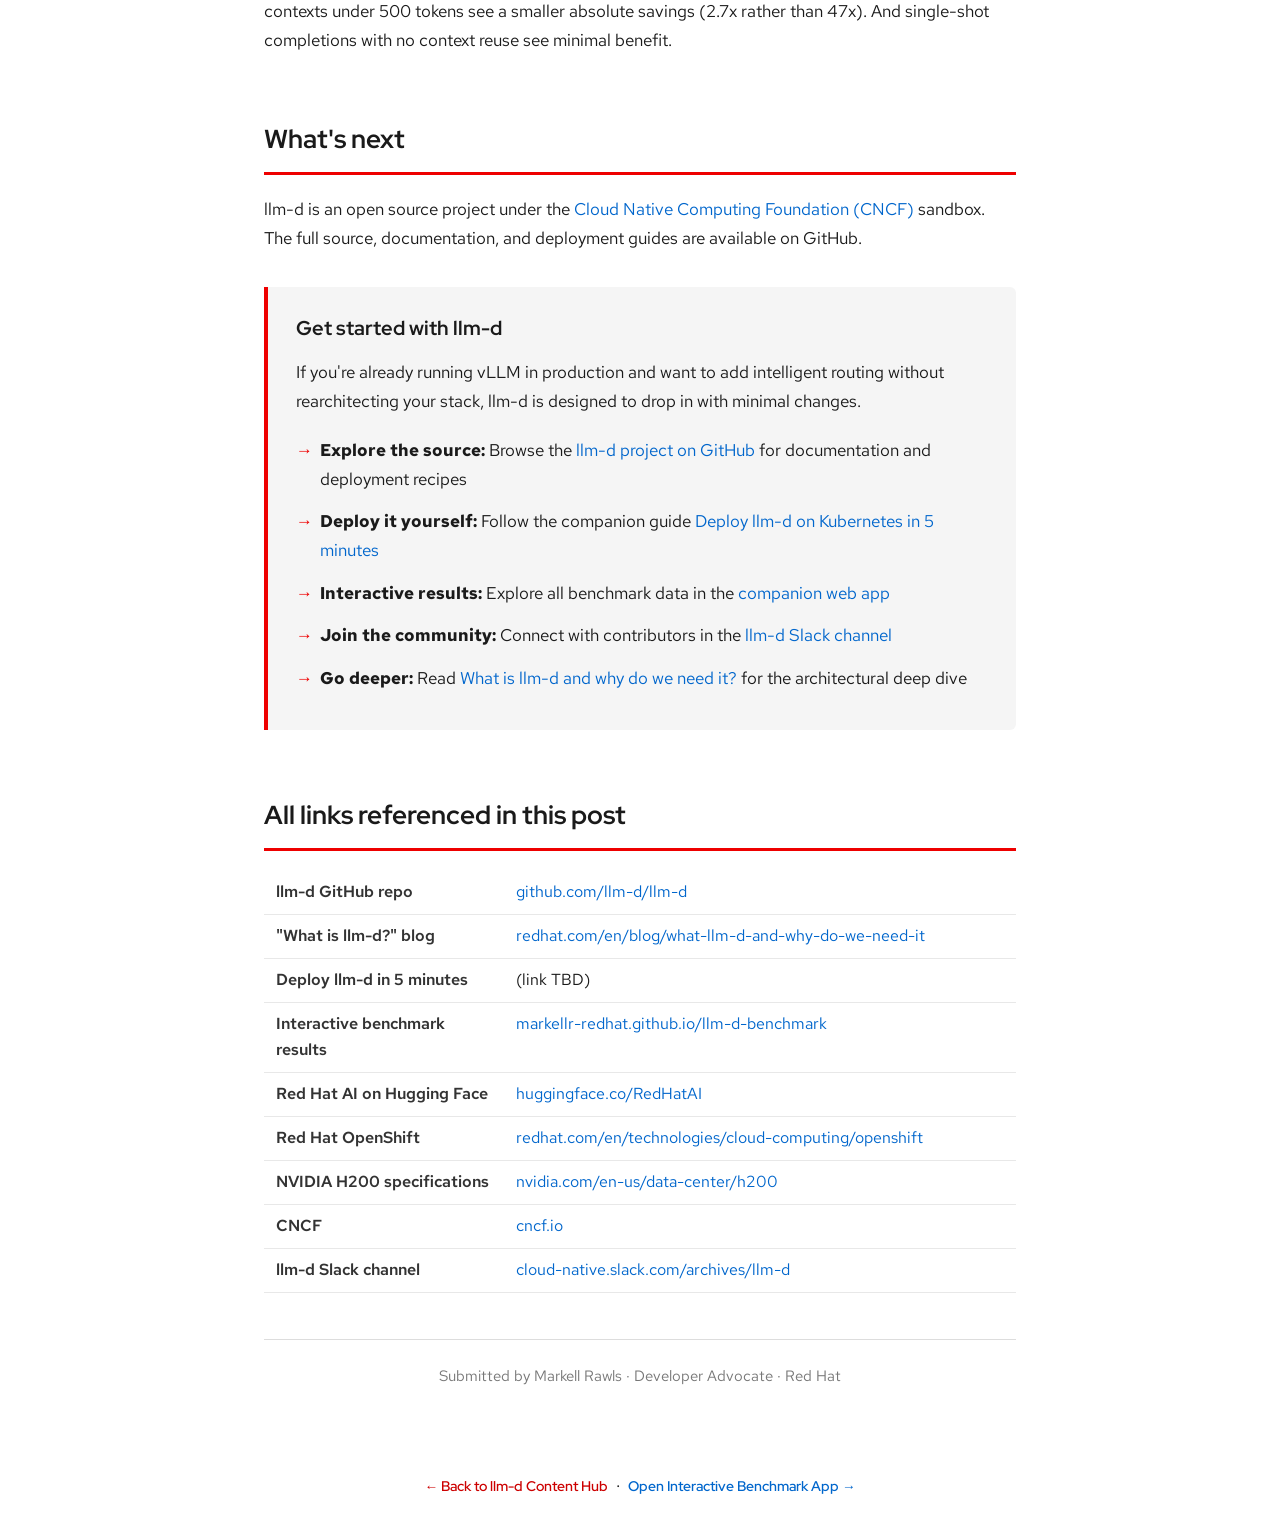
<file: blog/index.html>
<!DOCTYPE html>
<html lang="en">
<head>
  <meta charset="UTF-8">
  <link rel="icon" type="image/svg+xml" href="data:image/svg+xml,%3Csvg xmlns='http://www.w3.org/2000/svg' viewBox='0 0 200 145'%3E%3Cg fill='%23ee0000'%3E%3Cpath d='M127.47 83.49c12.51 0 30.61-2.58 30.61-17.46a14 14 0 0 0-.31-3.42l-7.45-32.36c-1.72-7.12-3.23-10.35-15.73-16.6C124.89 8.69 103.76.5 97.51.5 91.69.5 90 8 83.06 8c-6.68 0-11.64-5.6-17.89-5.6-6 0-9.91 4.09-12.93 12.5 0 0-8.41 23.72-9.49 27.16A6.43 6.43 0 0 0 42.53 44c0 9.22 36.3 39.45 84.94 39.45M160 72.07c1.73 8.19 1.73 9.05 1.73 10.13 0 14-15.74 21.77-36.43 21.77C78.54 104 37.58 76.6 37.58 58.49a18.45 18.45 0 0 1 1.51-7.33C22.27 52 .5 55 .5 74.22c0 31.48 74.59 70.28 133.65 70.28 45.28 0 56.7-20.48 56.7-36.65 0-12.72-11-27.16-30.83-35.78'/%3E%3C/g%3E%3C/svg%3E">
  <meta name="viewport" content="width=device-width, initial-scale=1.0">
  <title>47x faster time-to-first-token: benchmarking llm-d's cache-aware routing on NVIDIA H200 GPUs</title>
  <link rel="preconnect" href="https://fonts.googleapis.com">
  <link rel="preconnect" href="https://fonts.gstatic.com" crossorigin>
  <link href="https://fonts.googleapis.com/css2?family=Red+Hat+Display:wght@400;500;700;800;900&family=Red+Hat+Text:ital,wght@0,400;0,500;0,700;1,400&display=swap" rel="stylesheet">
  <style>
    *, *::before, *::after { box-sizing: border-box; }

    body {
      font-family: 'Red Hat Text', sans-serif;
      font-size: 17px;
      line-height: 1.7;
      color: #1a1a1a;
      background: #ffffff;
      margin: 0;
      padding: 0;
    }

    .container { max-width: 800px; margin: 0 auto; padding: 40px 24px; }

    h1, h2, h3, h4 { font-family: 'Red Hat Display', sans-serif; font-weight: 700; color: #1a1a1a; }
    h1 { font-size: 2.2em; line-height: 1.2; margin-bottom: 0.3em; }
    h2 { font-size: 1.5em; margin-top: 2.5em; margin-bottom: 0.8em; padding-bottom: 0.4em; border-bottom: 3px solid #EE0000; }
    h3 { font-size: 1.2em; margin-top: 1.8em; margin-bottom: 0.6em; }
    p { margin: 0 0 1.2em 0; }
    a { color: #0066CC; text-decoration: none; }
    a:hover { text-decoration: underline; }

    .submission-meta {
      background: #f0f0f0; border: 1px solid #d0d0d0; border-radius: 6px;
      padding: 24px 28px; margin-bottom: 40px; font-size: 0.92em;
    }
    .submission-meta h3 {
      font-family: 'Red Hat Display', sans-serif; margin: 0 0 16px 0; font-size: 1.1em;
      color: #333; text-transform: uppercase; letter-spacing: 0.5px;
    }
    .submission-meta table { width: 100%; border-collapse: collapse; }
    .submission-meta td { padding: 8px 12px; border-bottom: 1px solid #d0d0d0; vertical-align: top; }
    .submission-meta tr:last-child td { border-bottom: none; }
    .submission-meta td:first-child { font-weight: 700; width: 200px; color: #444; }

    .byline { font-size: 1.05em; color: #555; margin-bottom: 2em; }

    .reference-note {
      background: #f9f9f9; border-left: 3px solid #0066CC;
      padding: 12px 18px; margin: 1.5em 0; font-size: 0.95em; color: #444;
    }

    table.data-table { width: 100%; border-collapse: collapse; margin: 1.5em 0; font-size: 0.93em; }
    table.data-table thead th {
      background: #1a1a1a; color: #ffffff; padding: 12px 14px; text-align: left;
      font-family: 'Red Hat Display', sans-serif; font-weight: 600; font-size: 0.95em;
    }
    table.data-table tbody td { padding: 10px 14px; border-bottom: 1px solid #e0e0e0; }
    table.data-table tbody tr:nth-child(even) { background: #f7f7f7; }
    table.data-table tbody tr:nth-child(odd) { background: #ffffff; }
    table.data-table tbody tr:hover { background: #eef4fb; }
    .table-wrap { overflow-x: auto; margin: 1.5em 0; }

    blockquote.callout {
      background: #fdf5f5; border-left: 4px solid #EE0000;
      margin: 1.8em 0; padding: 18px 22px; font-size: 1.02em; line-height: 1.65; color: #2a2a2a;
    }
    blockquote.callout p { margin: 0; }

    figure { margin: 1.5em 0 2em 0; }
    figcaption { font-style: italic; font-size: 0.9em; color: #666; margin-top: 0.5em; line-height: 1.5; }

    code {
      font-family: 'Menlo', 'Consolas', 'Monaco', monospace;
      font-size: 0.88em; background: #f3f3f3; padding: 2px 6px; border-radius: 3px;
    }

    pre {
      background: #1e1e1e; color: #d4d4d4; padding: 18px 22px;
      border-radius: 6px; overflow-x: auto; font-size: 0.88em; line-height: 1.5;
    }
    pre code { background: none; padding: 0; color: inherit; }

    .cta-box {
      background: #f5f5f5; border-left: 4px solid #EE0000;
      padding: 24px 28px; margin: 2em 0; border-radius: 0 6px 6px 0;
    }
    .cta-box h3 { margin-top: 0; font-family: 'Red Hat Display', sans-serif; }
    .cta-box ul { margin: 0; padding-left: 0; list-style: none; }
    .cta-box li { margin-bottom: 0.8em; padding-left: 1.4em; position: relative; }
    .cta-box li::before { content: '\2192'; position: absolute; left: 0; color: #EE0000; font-weight: 700; }

    dl.method-list dt { font-weight: 700; color: #333; margin-top: 0.8em; }
    dl.method-list dd { margin-left: 0; margin-bottom: 0.4em; padding-left: 1em; border-left: 2px solid #e0e0e0; }

    table.links-table { width: 100%; border-collapse: collapse; font-size: 0.93em; margin: 1em 0; }
    table.links-table td { padding: 8px 12px; border-bottom: 1px solid #e8e8e8; vertical-align: top; }
    table.links-table td:first-child { font-weight: 600; width: 240px; color: #333; }

    .footer {
      margin-top: 3em; padding-top: 1.5em; border-top: 1px solid #ddd;
      font-size: 0.9em; color: #777; text-align: center;
    }

    @media (max-width: 600px) {
      .container { padding: 20px 16px; }
      h1 { font-size: 1.6em; }
      h2 { font-size: 1.3em; }
      .submission-meta td:first-child { width: 140px; }
      table.data-table { font-size: 0.85em; }
      table.data-table thead th, table.data-table tbody td { padding: 8px 8px; }
    }
  </style>
</head>
<body>
  <div class="container">

    <!-- Submission Metadata -->
    <div class="submission-meta">
      <h3>Marketing / Blog Post Submission</h3>
      <table>
        <tr><td>Publication</td><td><strong>Red Hat Developer blog</strong> &nbsp; developers.redhat.com/blog</td></tr>
        <tr><td>Byline</td><td><strong>Markell Rawls</strong>, Developer Advocate, Red Hat</td></tr>
        <tr><td>Reviews needed</td><td>Peer review pending</td></tr>
        <tr>
          <td>Image checklist</td>
          <td>
            &#10003; Diagrams are described as placeholders with alt text captions<br>
            &#10003; Alt text is provided for all images<br>
            &#10003; No photos of people included
          </td>
        </tr>
        <tr>
          <td>Pre-submission checklist</td>
          <td>&#10003; Technical accuracy &nbsp; &#10003; Data verified &nbsp; &#10003; Links checked &nbsp; &#10003; Alt text provided &nbsp; &#10003; CTA included</td>
        </tr>
        <tr><td>Request form</td><td>Workfront request form <em>(to be submitted)</em></td></tr>
        <tr><td>Workfront project</td><td><em>Editor to provide</em></td></tr>
        <tr><td>Live URL</td><td><em>Editor to provide</em></td></tr>
      </table>
    </div>

    <article>
      <header>
        <h1>47x faster time-to-first-token: benchmarking llm-d's cache-aware routing on NVIDIA H200 GPUs</h1>
        <p class="byline">By Markell Rawls, Developer Advocate, Red Hat</p>
      </header>

      <!-- Opening -->
      <section>
        <p>If you're serving large language models on Kubernetes today, your inference stack probably has a problem you haven't noticed yet. Every follow-up message in a multi-turn conversation, every tool call in an agentic chain, every iterative question against a long document&mdash;all of them are recomputing context that was already computed seconds ago on a different pod.</p>

        <p>This is the prefill problem. Before an LLM generates a single token, it has to process every prior token in the conversation. This prefill phase scales linearly with context length and dominates time-to-first-token (TTFT). Standard Kubernetes round-robin load balancing makes it worse by scattering sequential requests across pods, forcing each one to re-derive the KV cache from scratch.</p>

        <p><a href="https://github.com/llm-d/llm-d">llm-d</a> solves this with KV-cache-aware routing. Its Endpoint Picker (EPP) sends each request to the pod that already has the relevant KV cache in GPU memory. Instead of recomputing, it reuses.</p>

        <p>We benchmarked this on real hardware to find out how much it actually matters. The answer: a lot more than we expected.</p>

        <figure>
          <figcaption>Standard round-robin load balancing: follow-up requests land on random pods and recompute prefill from scratch. llm-d routes follow-up requests to the pod that already has the prefix cached. [Diagram placeholder.]</figcaption>
        </figure>

        <div class="reference-note">
          New to llm-d? Read <a href="https://redhat.com/en/blog/what-llm-d-and-why-do-we-need-it">What is llm-d and why do we need it?</a> for the conceptual foundation. For deployment instructions, see <a href="#">Deploy llm-d on Kubernetes in 5 minutes</a>.
        </div>
      </section>

      <!-- What we tested -->
      <section>
        <h2>What we tested</h2>

        <p>We designed a benchmark suite to isolate the impact of cache-aware routing under realistic inference conditions. Every measurement was taken inside the pod&mdash;no load balancer, no proxy, no route&mdash;so the numbers reflect what the GPU is actually doing, not what the network adds.</p>

        <dl class="method-list">
          <dt>Model</dt>
          <dd>Meta Llama 3.1 70B Instruct with FP8-dynamic quantization, published by <a href="https://huggingface.co/RedHatAI">Red Hat AI on Hugging Face</a></dd>

          <dt>Hardware</dt>
          <dd>3x NVIDIA H200 141GB HBM3e GPUs on a single <a href="https://redhat.com/en/technologies/cloud-computing/openshift">Red Hat OpenShift</a> node</dd>

          <dt>Inference engine</dt>
          <dd>vLLM with automatic prefix caching enabled</dd>

          <dt>Measurement</dt>
          <dd>In-pod via direct HTTPS with streaming SSE parsing. <code>time.perf_counter()</code> for TTFT. Zero network overhead</dd>

          <dt>Routing comparison</dt>
          <dd><strong>Round-robin:</strong> strict pod rotation simulating standard Kubernetes Service behavior. <strong>Cache-aware:</strong> all session requests routed to one pod, simulating llm-d's EPP</dd>

          <dt>Test suite</dt>
          <dd>8 tests covering context scaling (500&ndash;32K tokens), concurrent load, agentic chains, multi-turn conversations, and cache warmup dynamics</dd>
        </dl>
      </section>

      <!-- The scaling advantage -->
      <section>
        <h2>The scaling advantage</h2>

        <p>The core result is straightforward: cache-aware routing gets faster relative to round-robin as context length increases. Cold-start TTFT scales linearly at roughly 0.095ms per token. Cache-hit TTFT barely moves.</p>

        <div class="table-wrap">
          <table class="data-table">
            <thead>
              <tr><th>Context (tokens)</th><th>Cold TTFT</th><th>Warm TTFT</th><th>Speedup</th><th>Savings</th></tr>
            </thead>
            <tbody>
              <tr><td>500</td><td>88ms</td><td>33ms</td><td>2.7x</td><td>63%</td></tr>
              <tr><td>1,000</td><td>110ms</td><td>33ms</td><td>3.3x</td><td>70%</td></tr>
              <tr><td>2,000</td><td>219ms</td><td>36ms</td><td>6.1x</td><td>84%</td></tr>
              <tr><td>4,000</td><td>369ms</td><td>38ms</td><td>9.8x</td><td>90%</td></tr>
              <tr><td>8,000</td><td>758ms</td><td>44ms</td><td>17.2x</td><td>94%</td></tr>
              <tr><td>12,000</td><td>1,270ms</td><td>49ms</td><td>25.9x</td><td>96%</td></tr>
              <tr><td>16,000</td><td>1,637ms</td><td>55ms</td><td>29.6x</td><td>97%</td></tr>
              <tr><td>24,000</td><td>2,692ms</td><td>66ms</td><td>40.9x</td><td>98%</td></tr>
              <tr><td>32,000</td><td>3,742ms</td><td>79ms</td><td>47.5x</td><td>98%</td></tr>
            </tbody>
          </table>
        </div>

        <p>The growing gap between those two columns is the entire value proposition of cache-aware routing, and it grows with every token of context.</p>

        <blockquote class="callout">
          <p>At 32,000 tokens&mdash;common for RAG with long documents&mdash;a cold-start request waits 3.7 seconds before the model generates a single token. With cache-aware routing, the same request produces its first token in 79 milliseconds.</p>
        </blockquote>

        <p>As models move to 128K context windows, this advantage only grows. The curve showed no sign of plateauing at 47.5x.</p>

        <figure>
          <figcaption>TTFT scaling curve: cold (round-robin) vs warm (cache-aware) across context lengths from 500 to 32,000 tokens on Llama 3.1 70B (H200). The widening gap IS the savings. [Chart placeholder&mdash;see <a href="https://markellr-redhat.github.io/llm-d-benchmark/">interactive results app</a> for live visualization.]</figcaption>
        </figure>
      </section>

      <!-- Under production load -->
      <section>
        <h2>Under production load</h2>

        <p>Single-request benchmarks are useful, but production inference servers handle many sessions at once. We ran 10 concurrent sessions, each executing 5 conversational turns simultaneously.</p>

        <p>Round-robin delivered a mean TTFT of 220ms with a P95 of 288ms. Cache-aware routing: mean of 55ms, P95 of 73ms. That's a 75% reduction.</p>

        <p>The advantage was <em>larger</em> under concurrent load, not smaller. This makes sense: cache misses waste GPU compute on redundant prefill, and that wasted work competes with other in-flight requests for GPU cycles. Cache hits free the GPU to focus on decoding, which benefits everyone in the queue.</p>

        <p>The per-turn breakdown tells an equally important story. Cache-aware routing stayed flat at 52&ndash;61ms across all 5 turns. Round-robin oscillated between 179&ndash;289ms depending on whether a given turn happened to land on a pod that had already seen this session. Users notice variance as much as they notice absolute delay.</p>

        <figure>
          <figcaption>Per-turn TTFT comparison under 10-session concurrent load. Cache-aware routing (green) delivers flat, predictable latency. Round-robin (red) swings wildly. [Chart placeholder.]</figcaption>
        </figure>
      </section>

      <!-- Agentic workflows -->
      <section>
        <h2>Agentic workflows compound the benefit</h2>

        <p>We simulated a 12-step agentic chain processing a 7,000-token document. Context grew from 7,000 tokens at step 1 to 10,300 tokens by step 12 as tool calls and reasoning steps accumulated. This is a common production pattern: RAG retrieval followed by iterative analysis, summarization, and action planning.</p>

        <p>Under round-robin, the first 3 steps averaged roughly 700ms each&mdash;the cold-start penalty, with each step landing on a pod seeing the document for the first time. Steps 4 through 12 dropped to about 145ms as the prefix cached across all pods, but each pod still re-prefilled the growing conversation context beyond the shared prefix.</p>

        <p>Cache-aware routing stayed at 44&ndash;87ms throughout the entire chain. Every step landed on the same pod, so each step only prefilled the ~250 new tokens added since the last step. The result: a 40% TTFT reduction even in late stages where round-robin had already warmed its prefix caches.</p>

        <blockquote class="callout">
          <p>In an agentic workflow, every tool call carries the ENTIRE prior conversation as context. Without cache-aware routing, each step re-prefills everything the previous step already computed&mdash;on a different pod.</p>
        </blockquote>

        <figure>
          <figcaption>12-step agentic chain TTFT per step. Round-robin shows cold-start spikes (steps 1&ndash;3) and elevated steady-state (~145ms). Cache-aware stays flat at 44&ndash;87ms. [Chart placeholder.]</figcaption>
        </figure>
      </section>

      <!-- Fleet scale -->
      <section>
        <h2>What this means at fleet scale</h2>

        <p>Our benchmark used 3 pods. That's enough to demonstrate the pattern but small enough that round-robin warmup completes quickly. In production fleets with tens or hundreds of pods, warmup cost becomes the dominant performance factor.</p>

        <p>With 3 pods, round-robin needed 3 sequential cold starts before the fleet converged to cached performance. With cache-aware routing, convergence happened at request 1.</p>

        <div class="table-wrap">
          <table class="data-table">
            <thead>
              <tr><th>Pods</th><th>RR Warmup (8K ctx)</th><th>RR Warmup (32K ctx)</th><th>Cache-Aware</th></tr>
            </thead>
            <tbody>
              <tr><td>3</td><td>2.3s</td><td>11.2s</td><td>0.8s / 3.7s</td></tr>
              <tr><td>10</td><td>7.6s</td><td>37.4s</td><td>same</td></tr>
              <tr><td>50</td><td>37.9s</td><td>187.1s</td><td>same</td></tr>
              <tr><td>100</td><td>75.8s</td><td>374.2s</td><td>same</td></tr>
            </tbody>
          </table>
        </div>

        <p>At 100 pods with a 32K-token prompt, round-robin needs over six minutes of sequential cold starts before the fleet is warm. Cache-aware routing: 3.7 seconds. One cold start, once, on one pod. The gap is O(N) vs O(1).</p>

        <figure>
          <figcaption>Fleet warmup cost projection. Round-robin (red) scales linearly with pod count. Cache-aware (green) is constant regardless of fleet size. [Chart placeholder.]</figcaption>
        </figure>
      </section>

      <!-- Where it doesn't help -->
      <section>
        <h2>Where it doesn't help (and that's okay)</h2>

        <p>When 20 users queried the same shared document simultaneously, sticky routing was 15.7% <em>slower</em> than round-robin with 3 pods. All 3 pods quickly cached the shared prefix through natural request distribution, so sticky routing just concentrated load on one pod unnecessarily.</p>

        <p>This is actually the correct behavior. Cache-aware routing's value is in per-session context&mdash;conversations, agent chains, user-specific RAG retrieval. For globally shared prefixes that all pods cache quickly, the EPP should distribute load evenly. And at larger fleet sizes (50+ pods), even shared prefixes benefit from cache-aware routing because fleet-wide warmup takes proportionally longer.</p>
      </section>

      <!-- In production -->
      <section>
        <h2>In production, expect even more</h2>

        <p>Several factors would make the advantage more dramatic in production than what we measured on our 3-pod testbed:</p>

        <ul>
          <li><strong>Fleet size:</strong> 50&ndash;100+ pods push warmup cost linearly higher, making cache-aware routing's constant-time warmup enormously valuable</li>
          <li><strong>Context windows:</strong> 32K&ndash;128K tokens extend the speedup curve further&mdash;it showed no sign of plateauing</li>
          <li><strong>Real EPP intelligence:</strong> The actual EPP picks the pod with the <em>best</em> cache match across all sessions, not just "the same pod" like our simulation</li>
          <li><strong>Mixed workloads:</strong> Production traffic combines agentic chains, multi-turn, and RAG simultaneously, compounding benefits we measured in isolation</li>
        </ul>

        <p>Some factors temper the results. The EPP adds approximately 1&ndash;2ms of routing latency. Short contexts under 500 tokens see a smaller absolute savings (2.7x rather than 47x). And single-shot completions with no context reuse see minimal benefit.</p>
      </section>

      <!-- What's next -->
      <section>
        <h2>What's next</h2>

        <p>llm-d is an open source project under the <a href="https://cncf.io">Cloud Native Computing Foundation (CNCF)</a> sandbox. The full source, documentation, and deployment guides are available on GitHub.</p>

        <div class="cta-box">
          <h3>Get started with llm-d</h3>
          <p>If you're already running vLLM in production and want to add intelligent routing without rearchitecting your stack, llm-d is designed to drop in with minimal changes.</p>
          <ul>
            <li><strong>Explore the source:</strong> Browse the <a href="https://github.com/llm-d/llm-d">llm-d project on GitHub</a> for documentation and deployment recipes</li>
            <li><strong>Deploy it yourself:</strong> Follow the companion guide <a href="#">Deploy llm-d on Kubernetes in 5 minutes</a></li>
            <li><strong>Interactive results:</strong> Explore all benchmark data in the <a href="https://markellr-redhat.github.io/llm-d-benchmark/">companion web app</a></li>
            <li><strong>Join the community:</strong> Connect with contributors in the <a href="https://cloud-native.slack.com/archives/llm-d">llm-d Slack channel</a></li>
            <li><strong>Go deeper:</strong> Read <a href="https://redhat.com/en/blog/what-llm-d-and-why-do-we-need-it">What is llm-d and why do we need it?</a> for the architectural deep dive</li>
          </ul>
        </div>
      </section>

      <!-- Links referenced -->
      <section>
        <h2>All links referenced in this post</h2>

        <table class="links-table">
          <tr><td>llm-d GitHub repo</td><td><a href="https://github.com/llm-d/llm-d">github.com/llm-d/llm-d</a></td></tr>
          <tr><td>"What is llm-d?" blog</td><td><a href="https://redhat.com/en/blog/what-llm-d-and-why-do-we-need-it">redhat.com/en/blog/what-llm-d-and-why-do-we-need-it</a></td></tr>
          <tr><td>Deploy llm-d in 5 minutes</td><td>(link TBD)</td></tr>
          <tr><td>Interactive benchmark results</td><td><a href="https://markellr-redhat.github.io/llm-d-benchmark/">markellr-redhat.github.io/llm-d-benchmark</a></td></tr>
          <tr><td>Red Hat AI on Hugging Face</td><td><a href="https://huggingface.co/RedHatAI">huggingface.co/RedHatAI</a></td></tr>
          <tr><td>Red Hat OpenShift</td><td><a href="https://redhat.com/en/technologies/cloud-computing/openshift">redhat.com/en/technologies/cloud-computing/openshift</a></td></tr>
          <tr><td>NVIDIA H200 specifications</td><td><a href="https://www.nvidia.com/en-us/data-center/h200/">nvidia.com/en-us/data-center/h200</a></td></tr>
          <tr><td>CNCF</td><td><a href="https://cncf.io">cncf.io</a></td></tr>
          <tr><td>llm-d Slack channel</td><td><a href="https://cloud-native.slack.com/archives/llm-d">cloud-native.slack.com/archives/llm-d</a></td></tr>
        </table>
      </section>

    </article>

    <footer class="footer">
      <p>Submitted by Markell Rawls &middot; Developer Advocate &middot; Red Hat</p>
    </footer>

  </div>

<div style="text-align:center;padding:24px 0;max-width:800px;margin:0 auto;"><a href="https://markellr-redhat.github.io/llm-d-content-hub/" style="font-family:'Red Hat Display',sans-serif;font-size:0.85rem;font-weight:600;color:#CC0000;text-decoration:none;">&larr; Back to llm-d Content Hub</a> &nbsp;&middot;&nbsp; <a href="https://markellr-redhat.github.io/llm-d-benchmark/" style="font-family:'Red Hat Display',sans-serif;font-size:0.85rem;font-weight:600;color:#0066CC;text-decoration:none;">Open Interactive Benchmark App &rarr;</a></div>
</body>
</html>
</file>
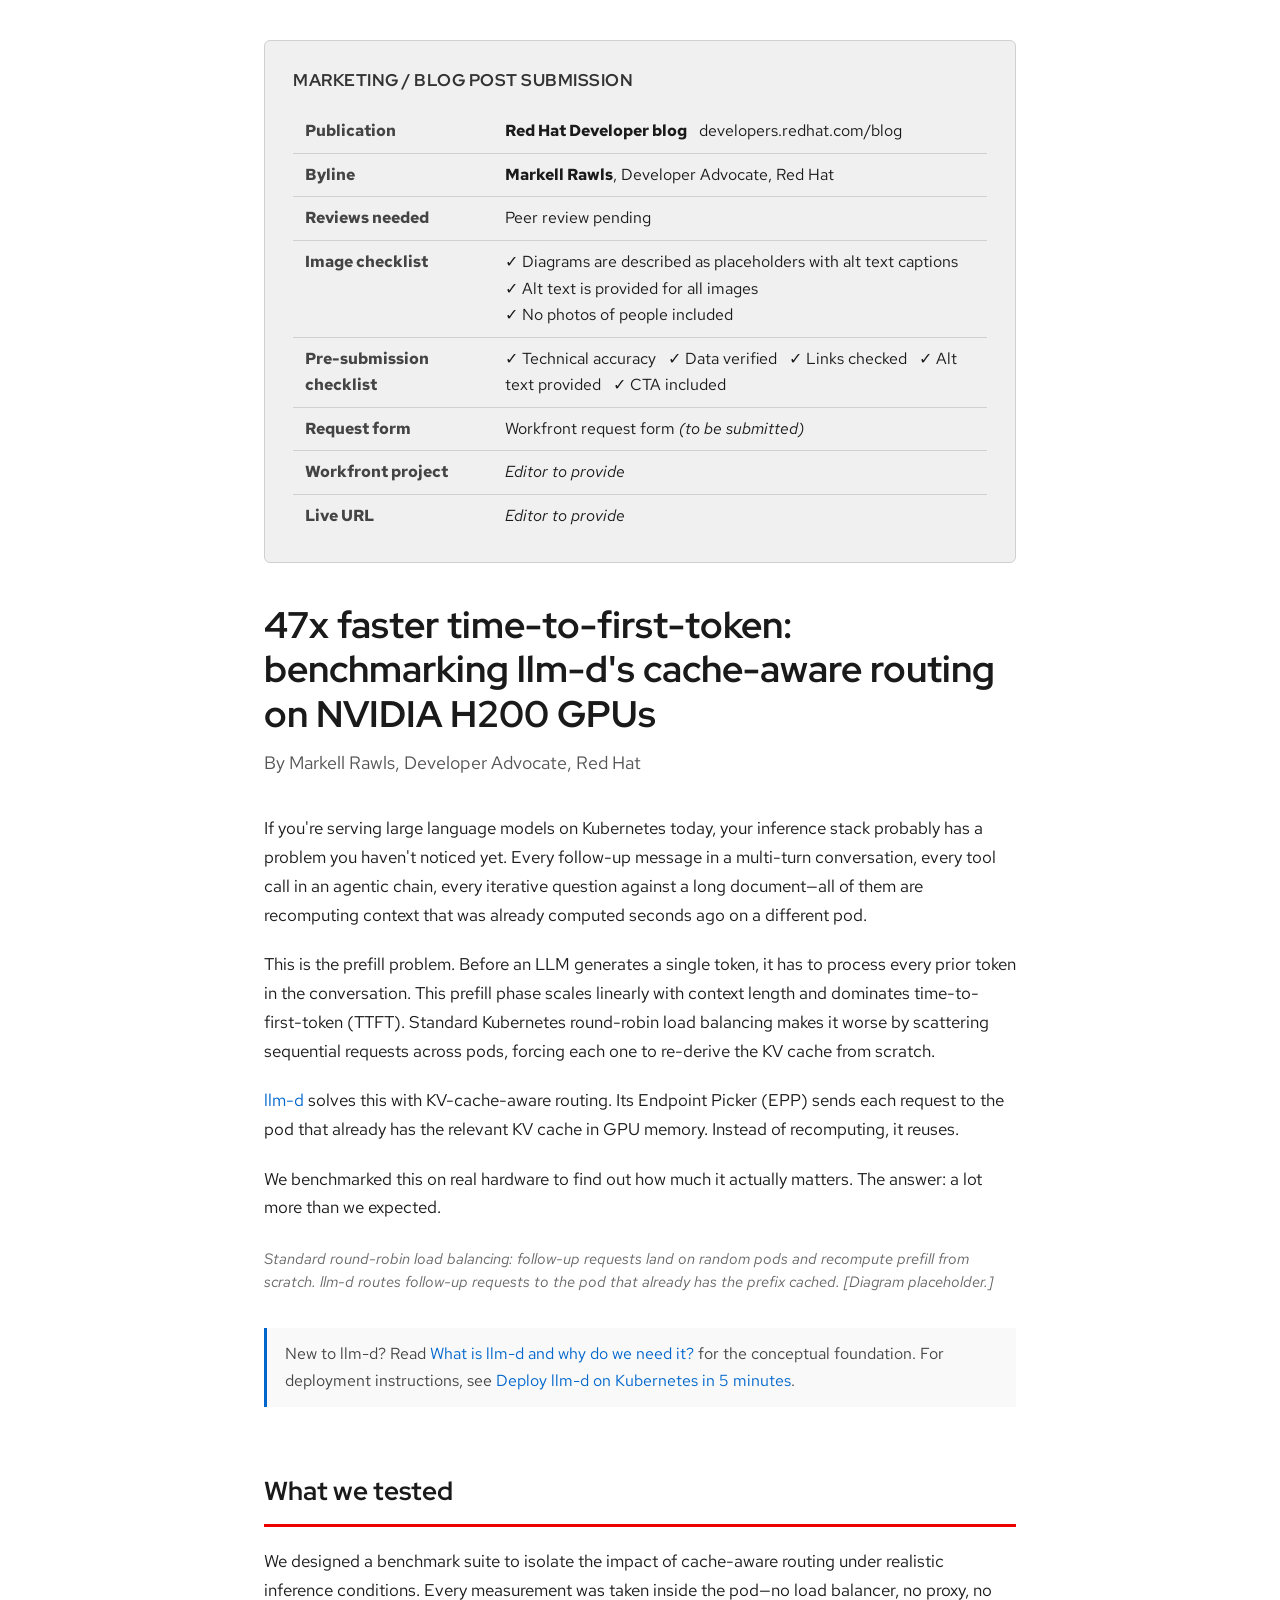
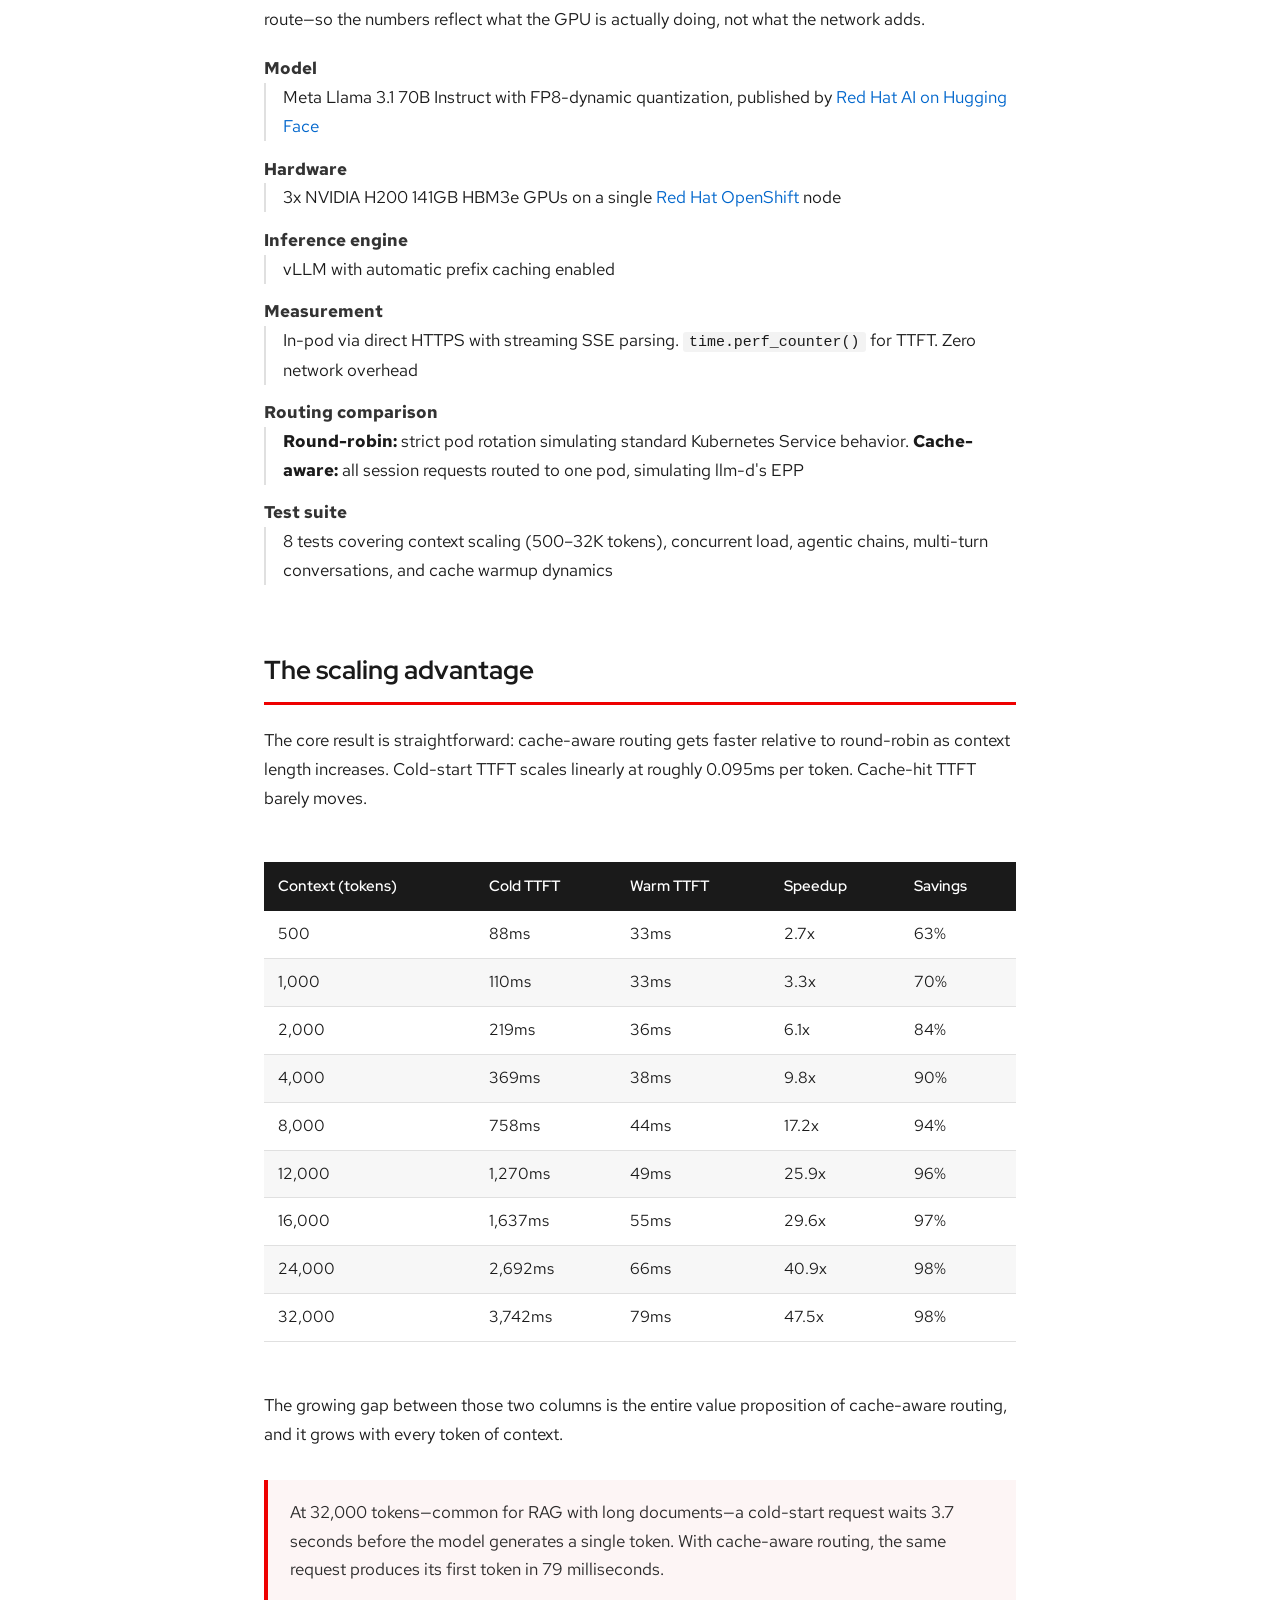
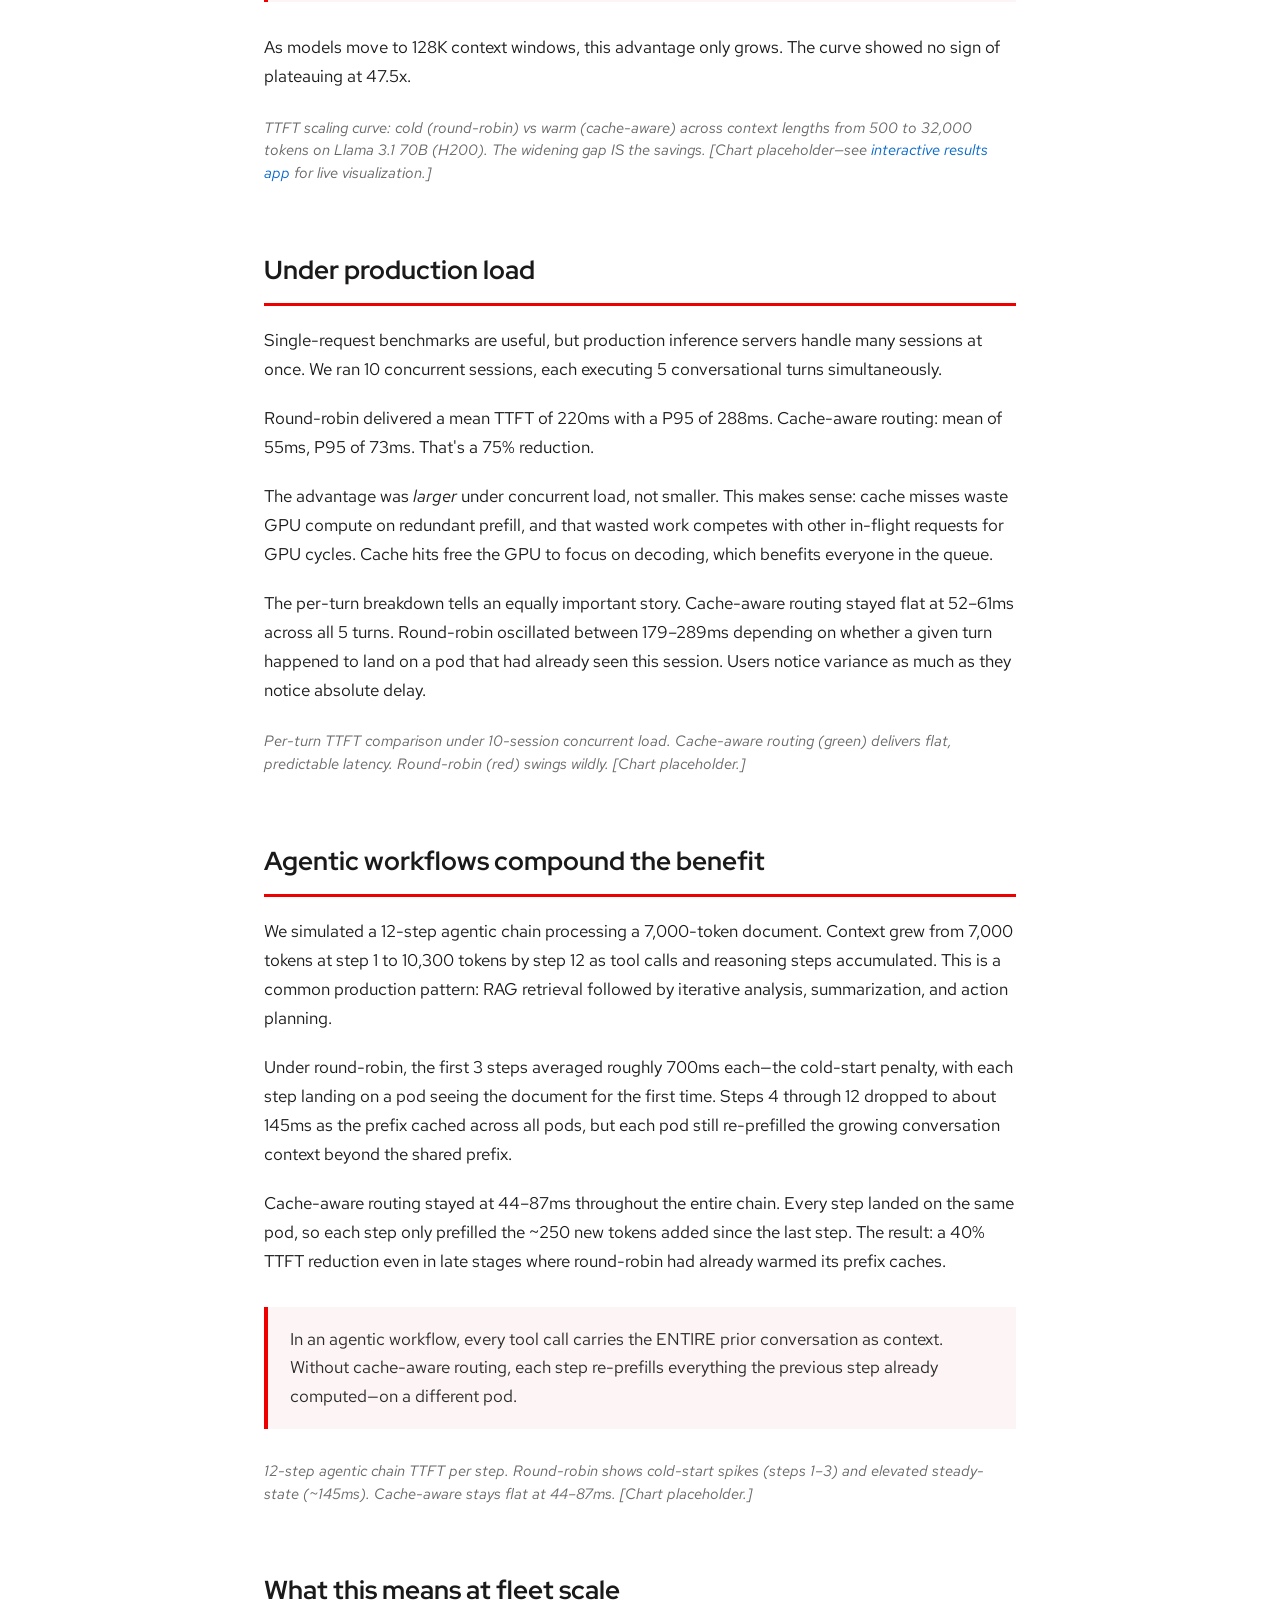
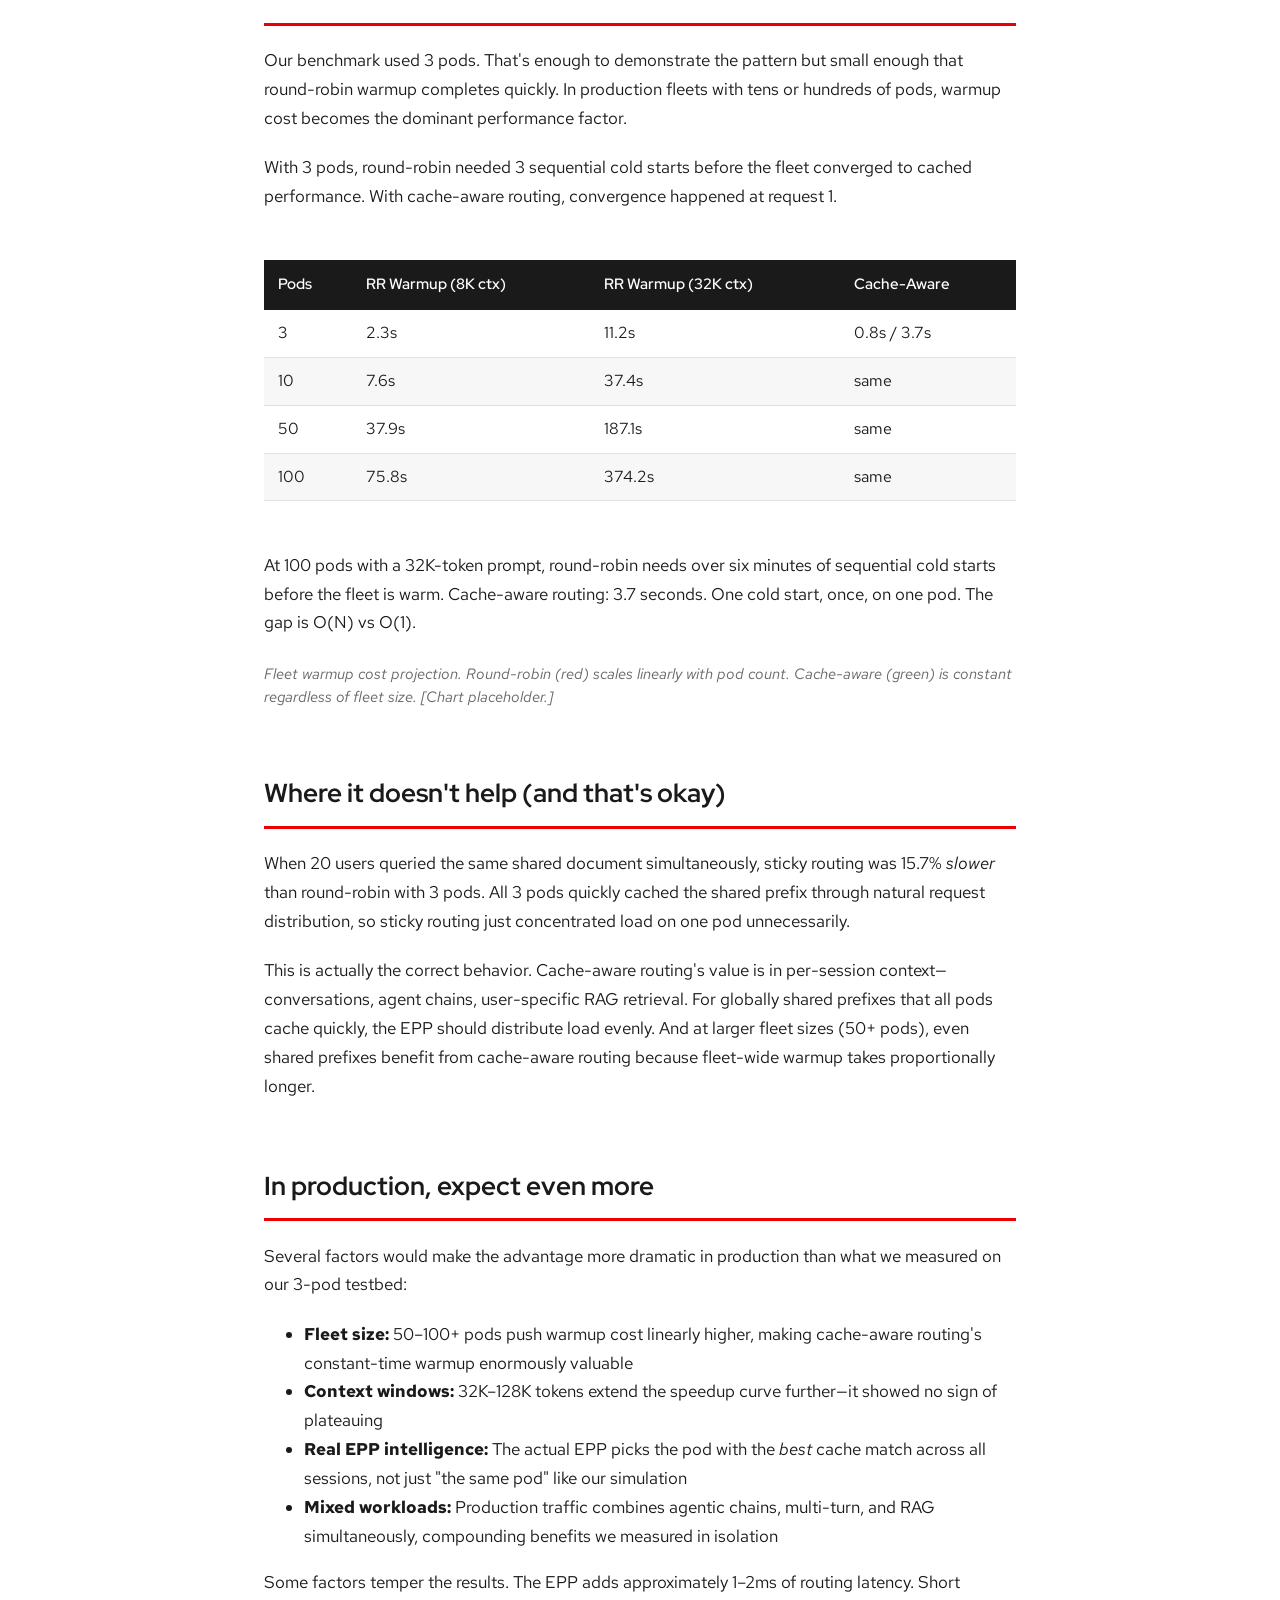
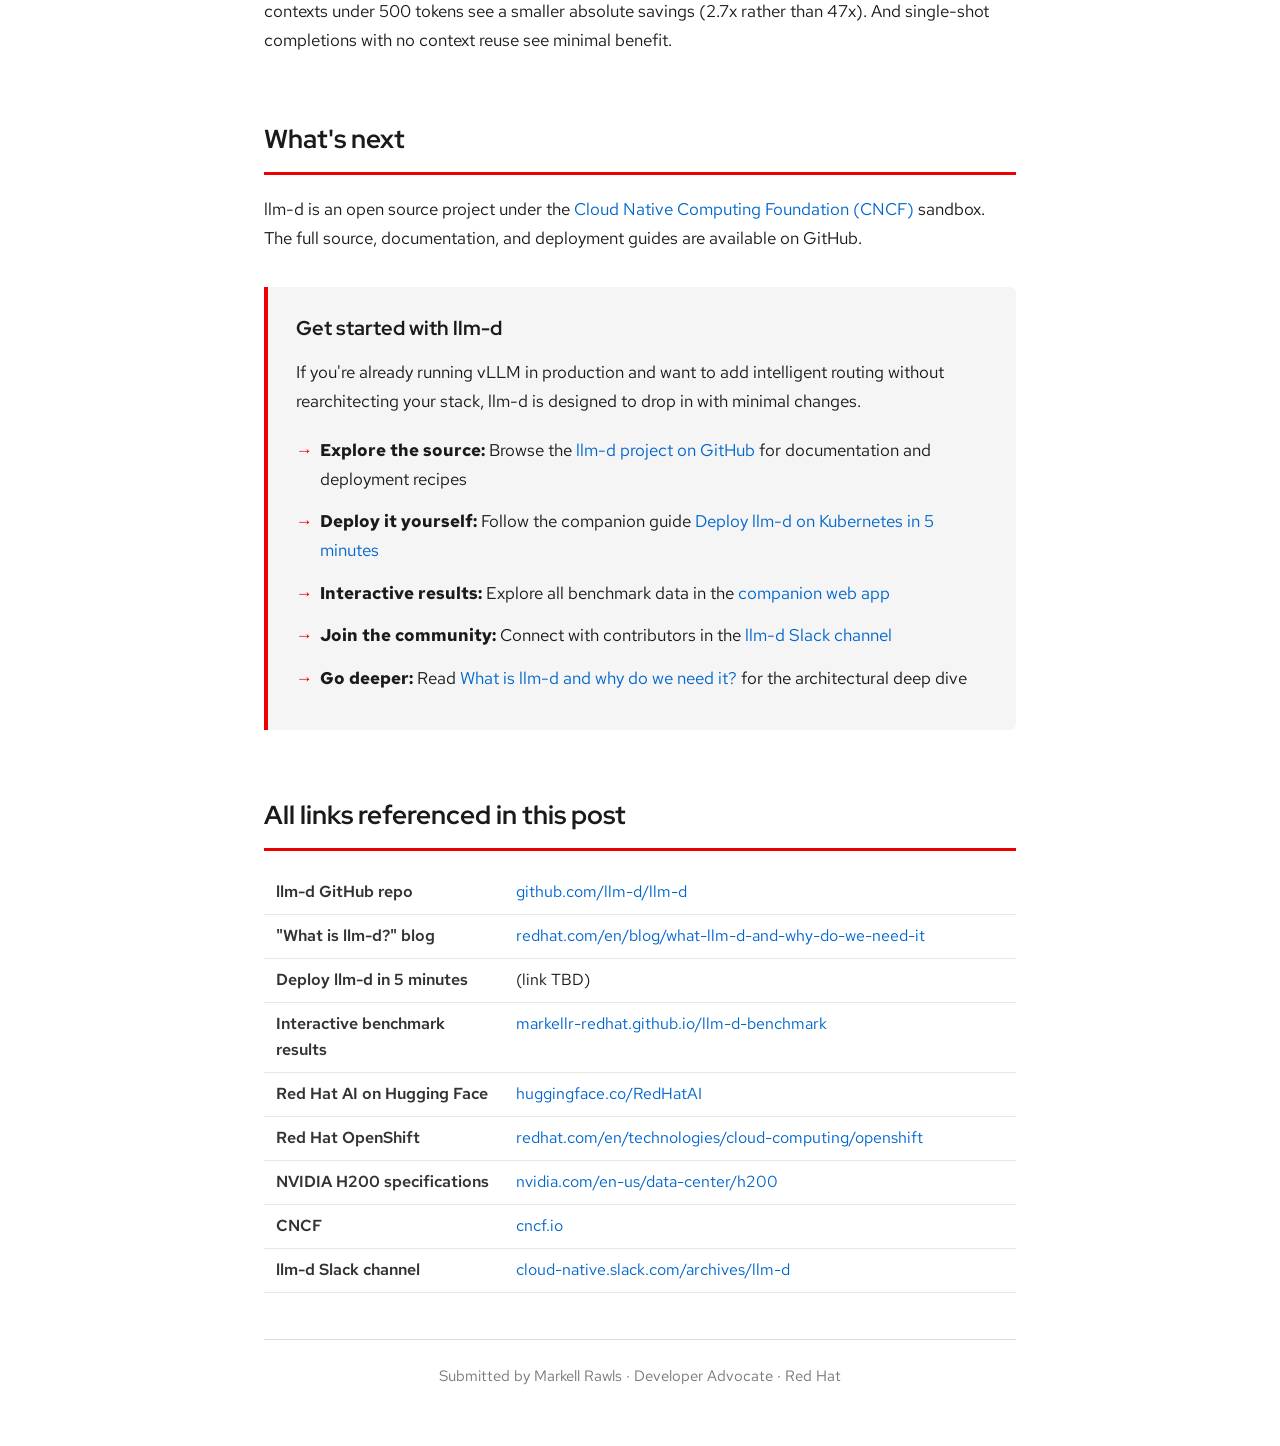
<file: blog/benchmark-blog-submission.html>
<!DOCTYPE html>
<html lang="en">
<head>
  <meta charset="UTF-8">
  <meta name="viewport" content="width=device-width, initial-scale=1.0">
  <title>47x faster time-to-first-token: benchmarking llm-d's cache-aware routing on NVIDIA H200 GPUs</title>
  <link rel="preconnect" href="https://fonts.googleapis.com">
  <link rel="preconnect" href="https://fonts.gstatic.com" crossorigin>
  <link href="https://fonts.googleapis.com/css2?family=Red+Hat+Display:wght@400;500;700;800;900&family=Red+Hat+Text:ital,wght@0,400;0,500;0,700;1,400&display=swap" rel="stylesheet">
  <style>
    *, *::before, *::after { box-sizing: border-box; }

    body {
      font-family: 'Red Hat Text', sans-serif;
      font-size: 17px;
      line-height: 1.7;
      color: #1a1a1a;
      background: #ffffff;
      margin: 0;
      padding: 0;
    }

    .container { max-width: 800px; margin: 0 auto; padding: 40px 24px; }

    h1, h2, h3, h4 { font-family: 'Red Hat Display', sans-serif; font-weight: 700; color: #1a1a1a; }
    h1 { font-size: 2.2em; line-height: 1.2; margin-bottom: 0.3em; }
    h2 { font-size: 1.5em; margin-top: 2.5em; margin-bottom: 0.8em; padding-bottom: 0.4em; border-bottom: 3px solid #EE0000; }
    h3 { font-size: 1.2em; margin-top: 1.8em; margin-bottom: 0.6em; }
    p { margin: 0 0 1.2em 0; }
    a { color: #0066CC; text-decoration: none; }
    a:hover { text-decoration: underline; }

    .submission-meta {
      background: #f0f0f0; border: 1px solid #d0d0d0; border-radius: 6px;
      padding: 24px 28px; margin-bottom: 40px; font-size: 0.92em;
    }
    .submission-meta h3 {
      font-family: 'Red Hat Display', sans-serif; margin: 0 0 16px 0; font-size: 1.1em;
      color: #333; text-transform: uppercase; letter-spacing: 0.5px;
    }
    .submission-meta table { width: 100%; border-collapse: collapse; }
    .submission-meta td { padding: 8px 12px; border-bottom: 1px solid #d0d0d0; vertical-align: top; }
    .submission-meta tr:last-child td { border-bottom: none; }
    .submission-meta td:first-child { font-weight: 700; width: 200px; color: #444; }

    .byline { font-size: 1.05em; color: #555; margin-bottom: 2em; }

    .reference-note {
      background: #f9f9f9; border-left: 3px solid #0066CC;
      padding: 12px 18px; margin: 1.5em 0; font-size: 0.95em; color: #444;
    }

    table.data-table { width: 100%; border-collapse: collapse; margin: 1.5em 0; font-size: 0.93em; }
    table.data-table thead th {
      background: #1a1a1a; color: #ffffff; padding: 12px 14px; text-align: left;
      font-family: 'Red Hat Display', sans-serif; font-weight: 600; font-size: 0.95em;
    }
    table.data-table tbody td { padding: 10px 14px; border-bottom: 1px solid #e0e0e0; }
    table.data-table tbody tr:nth-child(even) { background: #f7f7f7; }
    table.data-table tbody tr:nth-child(odd) { background: #ffffff; }
    table.data-table tbody tr:hover { background: #eef4fb; }
    .table-wrap { overflow-x: auto; margin: 1.5em 0; }

    blockquote.callout {
      background: #fdf5f5; border-left: 4px solid #EE0000;
      margin: 1.8em 0; padding: 18px 22px; font-size: 1.02em; line-height: 1.65; color: #2a2a2a;
    }
    blockquote.callout p { margin: 0; }

    figure { margin: 1.5em 0 2em 0; }
    figcaption { font-style: italic; font-size: 0.9em; color: #666; margin-top: 0.5em; line-height: 1.5; }

    code {
      font-family: 'Menlo', 'Consolas', 'Monaco', monospace;
      font-size: 0.88em; background: #f3f3f3; padding: 2px 6px; border-radius: 3px;
    }

    pre {
      background: #1e1e1e; color: #d4d4d4; padding: 18px 22px;
      border-radius: 6px; overflow-x: auto; font-size: 0.88em; line-height: 1.5;
    }
    pre code { background: none; padding: 0; color: inherit; }

    .cta-box {
      background: #f5f5f5; border-left: 4px solid #EE0000;
      padding: 24px 28px; margin: 2em 0; border-radius: 0 6px 6px 0;
    }
    .cta-box h3 { margin-top: 0; font-family: 'Red Hat Display', sans-serif; }
    .cta-box ul { margin: 0; padding-left: 0; list-style: none; }
    .cta-box li { margin-bottom: 0.8em; padding-left: 1.4em; position: relative; }
    .cta-box li::before { content: '\2192'; position: absolute; left: 0; color: #EE0000; font-weight: 700; }

    dl.method-list dt { font-weight: 700; color: #333; margin-top: 0.8em; }
    dl.method-list dd { margin-left: 0; margin-bottom: 0.4em; padding-left: 1em; border-left: 2px solid #e0e0e0; }

    table.links-table { width: 100%; border-collapse: collapse; font-size: 0.93em; margin: 1em 0; }
    table.links-table td { padding: 8px 12px; border-bottom: 1px solid #e8e8e8; vertical-align: top; }
    table.links-table td:first-child { font-weight: 600; width: 240px; color: #333; }

    .footer {
      margin-top: 3em; padding-top: 1.5em; border-top: 1px solid #ddd;
      font-size: 0.9em; color: #777; text-align: center;
    }

    @media (max-width: 600px) {
      .container { padding: 20px 16px; }
      h1 { font-size: 1.6em; }
      h2 { font-size: 1.3em; }
      .submission-meta td:first-child { width: 140px; }
      table.data-table { font-size: 0.85em; }
      table.data-table thead th, table.data-table tbody td { padding: 8px 8px; }
    }
  </style>
</head>
<body>
  <div class="container">

    <!-- Submission Metadata -->
    <div class="submission-meta">
      <h3>Marketing / Blog Post Submission</h3>
      <table>
        <tr><td>Publication</td><td><strong>Red Hat Developer blog</strong> &nbsp; developers.redhat.com/blog</td></tr>
        <tr><td>Byline</td><td><strong>Markell Rawls</strong>, Developer Advocate, Red Hat</td></tr>
        <tr><td>Reviews needed</td><td>Peer review pending</td></tr>
        <tr>
          <td>Image checklist</td>
          <td>
            &#10003; Diagrams are described as placeholders with alt text captions<br>
            &#10003; Alt text is provided for all images<br>
            &#10003; No photos of people included
          </td>
        </tr>
        <tr>
          <td>Pre-submission checklist</td>
          <td>&#10003; Technical accuracy &nbsp; &#10003; Data verified &nbsp; &#10003; Links checked &nbsp; &#10003; Alt text provided &nbsp; &#10003; CTA included</td>
        </tr>
        <tr><td>Request form</td><td>Workfront request form <em>(to be submitted)</em></td></tr>
        <tr><td>Workfront project</td><td><em>Editor to provide</em></td></tr>
        <tr><td>Live URL</td><td><em>Editor to provide</em></td></tr>
      </table>
    </div>

    <article>
      <header>
        <h1>47x faster time-to-first-token: benchmarking llm-d's cache-aware routing on NVIDIA H200 GPUs</h1>
        <p class="byline">By Markell Rawls, Developer Advocate, Red Hat</p>
      </header>

      <!-- Opening -->
      <section>
        <p>If you're serving large language models on Kubernetes today, your inference stack probably has a problem you haven't noticed yet. Every follow-up message in a multi-turn conversation, every tool call in an agentic chain, every iterative question against a long document&mdash;all of them are recomputing context that was already computed seconds ago on a different pod.</p>

        <p>This is the prefill problem. Before an LLM generates a single token, it has to process every prior token in the conversation. This prefill phase scales linearly with context length and dominates time-to-first-token (TTFT). Standard Kubernetes round-robin load balancing makes it worse by scattering sequential requests across pods, forcing each one to re-derive the KV cache from scratch.</p>

        <p><a href="https://github.com/llm-d/llm-d">llm-d</a> solves this with KV-cache-aware routing. Its Endpoint Picker (EPP) sends each request to the pod that already has the relevant KV cache in GPU memory. Instead of recomputing, it reuses.</p>

        <p>We benchmarked this on real hardware to find out how much it actually matters. The answer: a lot more than we expected.</p>

        <figure>
          <figcaption>Standard round-robin load balancing: follow-up requests land on random pods and recompute prefill from scratch. llm-d routes follow-up requests to the pod that already has the prefix cached. [Diagram placeholder.]</figcaption>
        </figure>

        <div class="reference-note">
          New to llm-d? Read <a href="https://redhat.com/en/blog/what-llm-d-and-why-do-we-need-it">What is llm-d and why do we need it?</a> for the conceptual foundation. For deployment instructions, see <a href="#">Deploy llm-d on Kubernetes in 5 minutes</a>.
        </div>
      </section>

      <!-- What we tested -->
      <section>
        <h2>What we tested</h2>

        <p>We designed a benchmark suite to isolate the impact of cache-aware routing under realistic inference conditions. Every measurement was taken inside the pod&mdash;no load balancer, no proxy, no route&mdash;so the numbers reflect what the GPU is actually doing, not what the network adds.</p>

        <dl class="method-list">
          <dt>Model</dt>
          <dd>Meta Llama 3.1 70B Instruct with FP8-dynamic quantization, published by <a href="https://huggingface.co/RedHatAI">Red Hat AI on Hugging Face</a></dd>

          <dt>Hardware</dt>
          <dd>3x NVIDIA H200 141GB HBM3e GPUs on a single <a href="https://redhat.com/en/technologies/cloud-computing/openshift">Red Hat OpenShift</a> node</dd>

          <dt>Inference engine</dt>
          <dd>vLLM with automatic prefix caching enabled</dd>

          <dt>Measurement</dt>
          <dd>In-pod via direct HTTPS with streaming SSE parsing. <code>time.perf_counter()</code> for TTFT. Zero network overhead</dd>

          <dt>Routing comparison</dt>
          <dd><strong>Round-robin:</strong> strict pod rotation simulating standard Kubernetes Service behavior. <strong>Cache-aware:</strong> all session requests routed to one pod, simulating llm-d's EPP</dd>

          <dt>Test suite</dt>
          <dd>8 tests covering context scaling (500&ndash;32K tokens), concurrent load, agentic chains, multi-turn conversations, and cache warmup dynamics</dd>
        </dl>
      </section>

      <!-- The scaling advantage -->
      <section>
        <h2>The scaling advantage</h2>

        <p>The core result is straightforward: cache-aware routing gets faster relative to round-robin as context length increases. Cold-start TTFT scales linearly at roughly 0.095ms per token. Cache-hit TTFT barely moves.</p>

        <div class="table-wrap">
          <table class="data-table">
            <thead>
              <tr><th>Context (tokens)</th><th>Cold TTFT</th><th>Warm TTFT</th><th>Speedup</th><th>Savings</th></tr>
            </thead>
            <tbody>
              <tr><td>500</td><td>88ms</td><td>33ms</td><td>2.7x</td><td>63%</td></tr>
              <tr><td>1,000</td><td>110ms</td><td>33ms</td><td>3.3x</td><td>70%</td></tr>
              <tr><td>2,000</td><td>219ms</td><td>36ms</td><td>6.1x</td><td>84%</td></tr>
              <tr><td>4,000</td><td>369ms</td><td>38ms</td><td>9.8x</td><td>90%</td></tr>
              <tr><td>8,000</td><td>758ms</td><td>44ms</td><td>17.2x</td><td>94%</td></tr>
              <tr><td>12,000</td><td>1,270ms</td><td>49ms</td><td>25.9x</td><td>96%</td></tr>
              <tr><td>16,000</td><td>1,637ms</td><td>55ms</td><td>29.6x</td><td>97%</td></tr>
              <tr><td>24,000</td><td>2,692ms</td><td>66ms</td><td>40.9x</td><td>98%</td></tr>
              <tr><td>32,000</td><td>3,742ms</td><td>79ms</td><td>47.5x</td><td>98%</td></tr>
            </tbody>
          </table>
        </div>

        <p>The growing gap between those two columns is the entire value proposition of cache-aware routing, and it grows with every token of context.</p>

        <blockquote class="callout">
          <p>At 32,000 tokens&mdash;common for RAG with long documents&mdash;a cold-start request waits 3.7 seconds before the model generates a single token. With cache-aware routing, the same request produces its first token in 79 milliseconds.</p>
        </blockquote>

        <p>As models move to 128K context windows, this advantage only grows. The curve showed no sign of plateauing at 47.5x.</p>

        <figure>
          <figcaption>TTFT scaling curve: cold (round-robin) vs warm (cache-aware) across context lengths from 500 to 32,000 tokens on Llama 3.1 70B (H200). The widening gap IS the savings. [Chart placeholder&mdash;see <a href="https://markellr-redhat.github.io/llm-d-benchmark/">interactive results app</a> for live visualization.]</figcaption>
        </figure>
      </section>

      <!-- Under production load -->
      <section>
        <h2>Under production load</h2>

        <p>Single-request benchmarks are useful, but production inference servers handle many sessions at once. We ran 10 concurrent sessions, each executing 5 conversational turns simultaneously.</p>

        <p>Round-robin delivered a mean TTFT of 220ms with a P95 of 288ms. Cache-aware routing: mean of 55ms, P95 of 73ms. That's a 75% reduction.</p>

        <p>The advantage was <em>larger</em> under concurrent load, not smaller. This makes sense: cache misses waste GPU compute on redundant prefill, and that wasted work competes with other in-flight requests for GPU cycles. Cache hits free the GPU to focus on decoding, which benefits everyone in the queue.</p>

        <p>The per-turn breakdown tells an equally important story. Cache-aware routing stayed flat at 52&ndash;61ms across all 5 turns. Round-robin oscillated between 179&ndash;289ms depending on whether a given turn happened to land on a pod that had already seen this session. Users notice variance as much as they notice absolute delay.</p>

        <figure>
          <figcaption>Per-turn TTFT comparison under 10-session concurrent load. Cache-aware routing (green) delivers flat, predictable latency. Round-robin (red) swings wildly. [Chart placeholder.]</figcaption>
        </figure>
      </section>

      <!-- Agentic workflows -->
      <section>
        <h2>Agentic workflows compound the benefit</h2>

        <p>We simulated a 12-step agentic chain processing a 7,000-token document. Context grew from 7,000 tokens at step 1 to 10,300 tokens by step 12 as tool calls and reasoning steps accumulated. This is a common production pattern: RAG retrieval followed by iterative analysis, summarization, and action planning.</p>

        <p>Under round-robin, the first 3 steps averaged roughly 700ms each&mdash;the cold-start penalty, with each step landing on a pod seeing the document for the first time. Steps 4 through 12 dropped to about 145ms as the prefix cached across all pods, but each pod still re-prefilled the growing conversation context beyond the shared prefix.</p>

        <p>Cache-aware routing stayed at 44&ndash;87ms throughout the entire chain. Every step landed on the same pod, so each step only prefilled the ~250 new tokens added since the last step. The result: a 40% TTFT reduction even in late stages where round-robin had already warmed its prefix caches.</p>

        <blockquote class="callout">
          <p>In an agentic workflow, every tool call carries the ENTIRE prior conversation as context. Without cache-aware routing, each step re-prefills everything the previous step already computed&mdash;on a different pod.</p>
        </blockquote>

        <figure>
          <figcaption>12-step agentic chain TTFT per step. Round-robin shows cold-start spikes (steps 1&ndash;3) and elevated steady-state (~145ms). Cache-aware stays flat at 44&ndash;87ms. [Chart placeholder.]</figcaption>
        </figure>
      </section>

      <!-- Fleet scale -->
      <section>
        <h2>What this means at fleet scale</h2>

        <p>Our benchmark used 3 pods. That's enough to demonstrate the pattern but small enough that round-robin warmup completes quickly. In production fleets with tens or hundreds of pods, warmup cost becomes the dominant performance factor.</p>

        <p>With 3 pods, round-robin needed 3 sequential cold starts before the fleet converged to cached performance. With cache-aware routing, convergence happened at request 1.</p>

        <div class="table-wrap">
          <table class="data-table">
            <thead>
              <tr><th>Pods</th><th>RR Warmup (8K ctx)</th><th>RR Warmup (32K ctx)</th><th>Cache-Aware</th></tr>
            </thead>
            <tbody>
              <tr><td>3</td><td>2.3s</td><td>11.2s</td><td>0.8s / 3.7s</td></tr>
              <tr><td>10</td><td>7.6s</td><td>37.4s</td><td>same</td></tr>
              <tr><td>50</td><td>37.9s</td><td>187.1s</td><td>same</td></tr>
              <tr><td>100</td><td>75.8s</td><td>374.2s</td><td>same</td></tr>
            </tbody>
          </table>
        </div>

        <p>At 100 pods with a 32K-token prompt, round-robin needs over six minutes of sequential cold starts before the fleet is warm. Cache-aware routing: 3.7 seconds. One cold start, once, on one pod. The gap is O(N) vs O(1).</p>

        <figure>
          <figcaption>Fleet warmup cost projection. Round-robin (red) scales linearly with pod count. Cache-aware (green) is constant regardless of fleet size. [Chart placeholder.]</figcaption>
        </figure>
      </section>

      <!-- Where it doesn't help -->
      <section>
        <h2>Where it doesn't help (and that's okay)</h2>

        <p>When 20 users queried the same shared document simultaneously, sticky routing was 15.7% <em>slower</em> than round-robin with 3 pods. All 3 pods quickly cached the shared prefix through natural request distribution, so sticky routing just concentrated load on one pod unnecessarily.</p>

        <p>This is actually the correct behavior. Cache-aware routing's value is in per-session context&mdash;conversations, agent chains, user-specific RAG retrieval. For globally shared prefixes that all pods cache quickly, the EPP should distribute load evenly. And at larger fleet sizes (50+ pods), even shared prefixes benefit from cache-aware routing because fleet-wide warmup takes proportionally longer.</p>
      </section>

      <!-- In production -->
      <section>
        <h2>In production, expect even more</h2>

        <p>Several factors would make the advantage more dramatic in production than what we measured on our 3-pod testbed:</p>

        <ul>
          <li><strong>Fleet size:</strong> 50&ndash;100+ pods push warmup cost linearly higher, making cache-aware routing's constant-time warmup enormously valuable</li>
          <li><strong>Context windows:</strong> 32K&ndash;128K tokens extend the speedup curve further&mdash;it showed no sign of plateauing</li>
          <li><strong>Real EPP intelligence:</strong> The actual EPP picks the pod with the <em>best</em> cache match across all sessions, not just "the same pod" like our simulation</li>
          <li><strong>Mixed workloads:</strong> Production traffic combines agentic chains, multi-turn, and RAG simultaneously, compounding benefits we measured in isolation</li>
        </ul>

        <p>Some factors temper the results. The EPP adds approximately 1&ndash;2ms of routing latency. Short contexts under 500 tokens see a smaller absolute savings (2.7x rather than 47x). And single-shot completions with no context reuse see minimal benefit.</p>
      </section>

      <!-- What's next -->
      <section>
        <h2>What's next</h2>

        <p>llm-d is an open source project under the <a href="https://cncf.io">Cloud Native Computing Foundation (CNCF)</a> sandbox. The full source, documentation, and deployment guides are available on GitHub.</p>

        <div class="cta-box">
          <h3>Get started with llm-d</h3>
          <p>If you're already running vLLM in production and want to add intelligent routing without rearchitecting your stack, llm-d is designed to drop in with minimal changes.</p>
          <ul>
            <li><strong>Explore the source:</strong> Browse the <a href="https://github.com/llm-d/llm-d">llm-d project on GitHub</a> for documentation and deployment recipes</li>
            <li><strong>Deploy it yourself:</strong> Follow the companion guide <a href="#">Deploy llm-d on Kubernetes in 5 minutes</a></li>
            <li><strong>Interactive results:</strong> Explore all benchmark data in the <a href="https://markellr-redhat.github.io/llm-d-benchmark/">companion web app</a></li>
            <li><strong>Join the community:</strong> Connect with contributors in the <a href="https://cloud-native.slack.com/archives/llm-d">llm-d Slack channel</a></li>
            <li><strong>Go deeper:</strong> Read <a href="https://redhat.com/en/blog/what-llm-d-and-why-do-we-need-it">What is llm-d and why do we need it?</a> for the architectural deep dive</li>
          </ul>
        </div>
      </section>

      <!-- Links referenced -->
      <section>
        <h2>All links referenced in this post</h2>

        <table class="links-table">
          <tr><td>llm-d GitHub repo</td><td><a href="https://github.com/llm-d/llm-d">github.com/llm-d/llm-d</a></td></tr>
          <tr><td>"What is llm-d?" blog</td><td><a href="https://redhat.com/en/blog/what-llm-d-and-why-do-we-need-it">redhat.com/en/blog/what-llm-d-and-why-do-we-need-it</a></td></tr>
          <tr><td>Deploy llm-d in 5 minutes</td><td>(link TBD)</td></tr>
          <tr><td>Interactive benchmark results</td><td><a href="https://markellr-redhat.github.io/llm-d-benchmark/">markellr-redhat.github.io/llm-d-benchmark</a></td></tr>
          <tr><td>Red Hat AI on Hugging Face</td><td><a href="https://huggingface.co/RedHatAI">huggingface.co/RedHatAI</a></td></tr>
          <tr><td>Red Hat OpenShift</td><td><a href="https://redhat.com/en/technologies/cloud-computing/openshift">redhat.com/en/technologies/cloud-computing/openshift</a></td></tr>
          <tr><td>NVIDIA H200 specifications</td><td><a href="https://www.nvidia.com/en-us/data-center/h200/">nvidia.com/en-us/data-center/h200</a></td></tr>
          <tr><td>CNCF</td><td><a href="https://cncf.io">cncf.io</a></td></tr>
          <tr><td>llm-d Slack channel</td><td><a href="https://cloud-native.slack.com/archives/llm-d">cloud-native.slack.com/archives/llm-d</a></td></tr>
        </table>
      </section>

    </article>

    <footer class="footer">
      <p>Submitted by Markell Rawls &middot; Developer Advocate &middot; Red Hat</p>
    </footer>

  </div>
</body>
</html>
</file>
